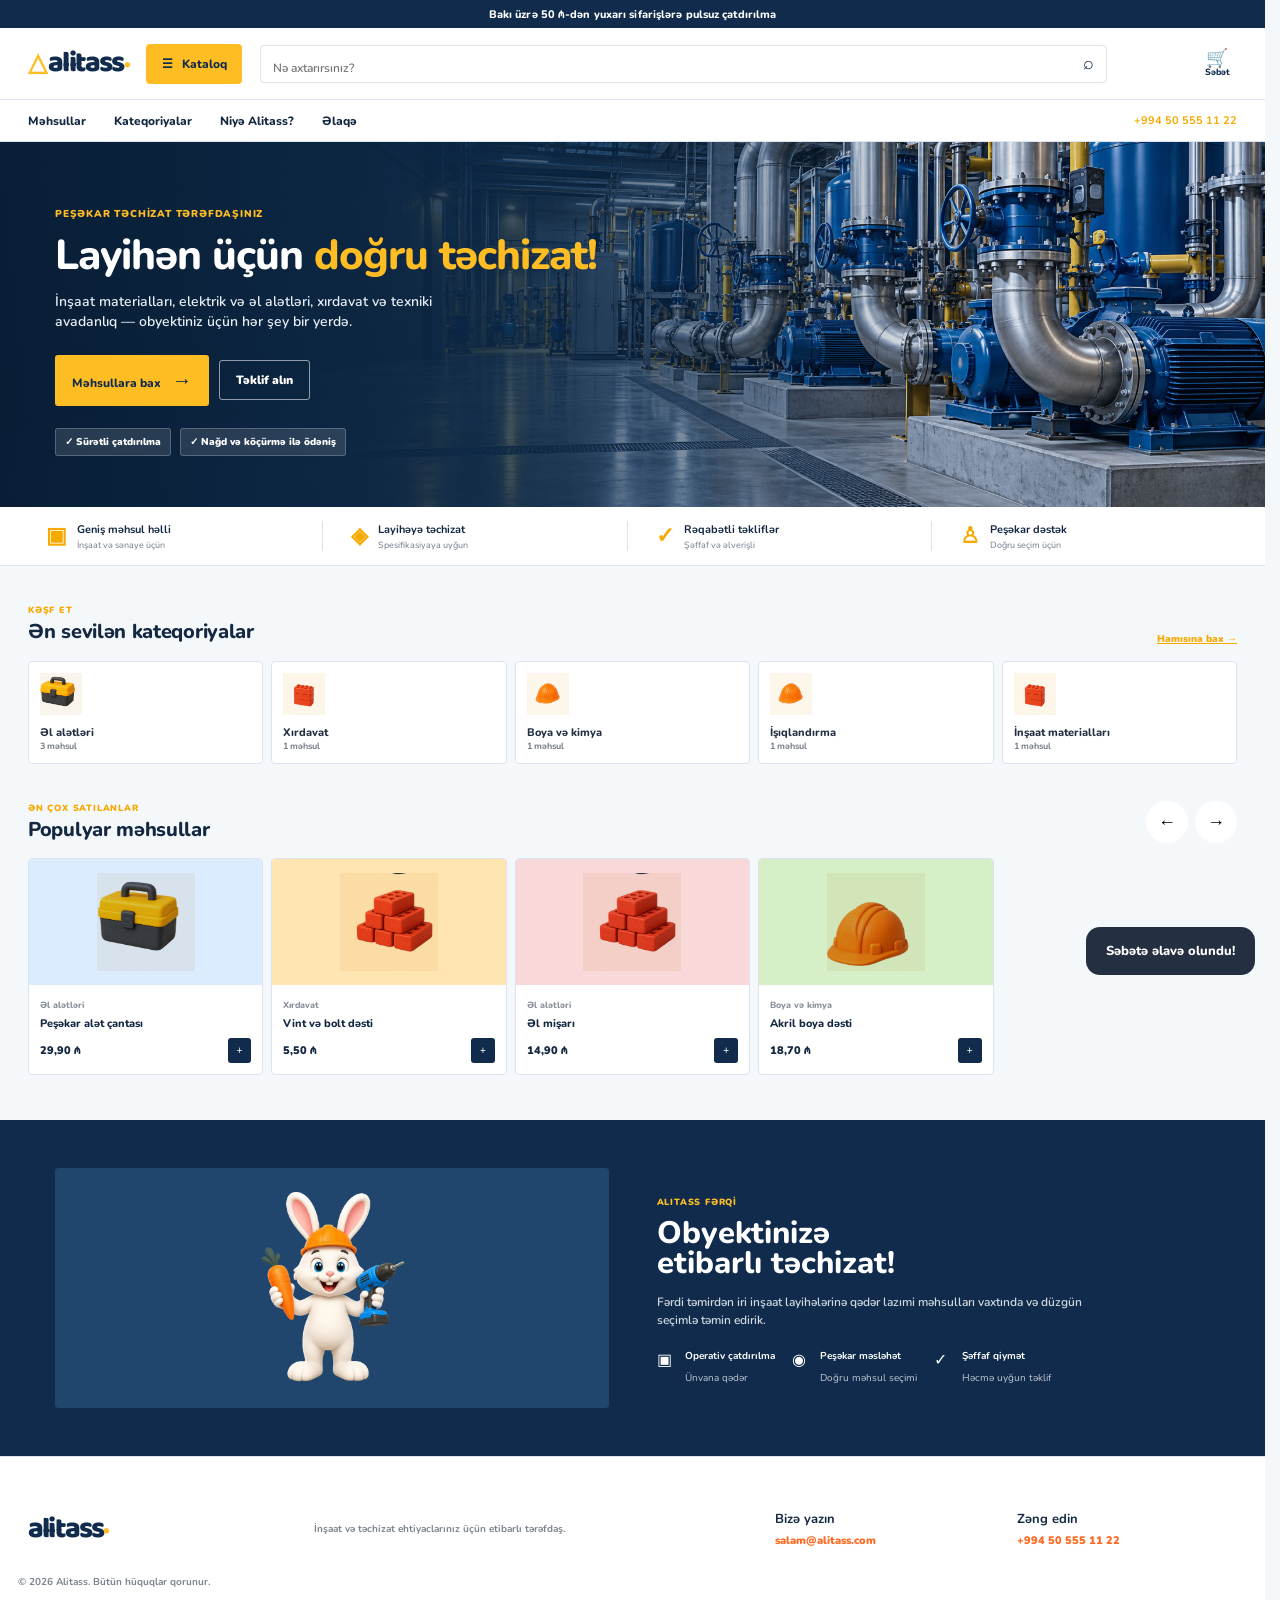
<file: index.html>
<!doctype html>
<html lang="az">
<head>
  <meta charset="UTF-8" />
  <meta name="viewport" content="width=device-width, initial-scale=1.0" />
  <link rel="icon" href="favicon.ico?v=1" sizes="any" />
  <link rel="icon" type="image/png" href="favicon-32.png?v=1" sizes="32x32" />
  <link rel="apple-touch-icon" href="apple-touch-icon.png?v=1" />
  <title>Alitass — Evini sevərək qur</title>
  <link rel="preconnect" href="https://fonts.googleapis.com"><link rel="preconnect" href="https://fonts.gstatic.com" crossorigin>
  <link href="https://fonts.googleapis.com/css2?family=Baloo+2:wght@500;600;700;800&family=Nunito:wght@500;600;700;800&display=swap" rel="stylesheet">
  <link rel="stylesheet" href="style.css?v=18" />
</head>
<body>
  <div class="topline">Bakı üzrə 50 ₼-dən yuxarı sifarişlərə pulsuz çatdırılma</div>
  <header>
    <a class="logo" href="index.html">alita<span>ss</span><i>•</i></a>
    <a class="catalog-button" href="categories.html">☰ &nbsp; Kataloq</a>
    <label class="search"><input placeholder="Nə axtarırsınız?" /><button>⌕</button></label>
    <div class="head-actions"><a href="cart.html">🛒<small>Səbət</small></a></div>
  </header>
  <nav><a href="products.html">Məhsullar</a><a href="categories.html">Kateqoriyalar</a><a href="#why">Niyə Alitass?</a><a href="contact.html">Əlaqə</a><b>+994 50 555 11 22</b></nav>

  <main>
    <section class="hero">
      <div class="hero-copy"><span class="eyebrow">PEŞƏKAR TƏCHİZAT TƏRƏFDAŞINIZ</span><h1>Layihən üçün <em>doğru təchizat!</em></h1><p>İnşaat materialları, elektrik və əl alətləri, xırdavat və texniki avadanlıq — obyektiniz üçün hər şey bir yerdə.</p><div class="hero-buttons"><a class="primary" href="#products">Məhsullara bax <span>→</span></a><a class="plain" href="#contact">Təklif alın</a></div><div class="promise"><span>✓ Sürətli çatdırılma</span><span>✓ Nağd və köçürmə ilə ödəniş</span></div></div>
      <div class="hero-art"><div class="sun"></div><div class="scribble one">✦</div><div class="scribble two">✦</div><div class="tool-card drill">⚒</div><div class="tool-card bolt">⚙</div><img src="assets/rabbit-hero.webp" alt="Kök və drel tutan Alitass dovşanı" /><div class="bubble">Salam!<br><strong>Nə lazımdır?</strong></div></div>
    </section>

    <section class="trust-strip" aria-label="Alitass üstünlükləri">
      <div><strong>▣</strong><span><b>Geniş məhsul həlli</b><small>İnşaat və sənaye üçün</small></span></div>
      <div><strong>◈</strong><span><b>Layihəyə təchizat</b><small>Spesifikasiyaya uyğun</small></span></div>
      <div><strong>✓</strong><span><b>Rəqabətli təkliflər</b><small>Şəffaf və əlverişli</small></span></div>
      <div><strong>♙</strong><span><b>Peşəkar dəstək</b><small>Doğru seçim üçün</small></span></div>
    </section>

    <section id="categories" class="section"><div class="section-heading"><div><span class="eyebrow">KƏŞF ET</span><h2>Ən sevilən kateqoriyalar</h2></div><a href="categories.html">Hamısına bax →</a></div><div class="categories" id="categoriesGrid" aria-live="polite"></div></section>

    <section id="products" class="section products-section"><div class="section-heading"><div><span class="eyebrow">ƏN ÇOX SATILANLAR</span><h2>Populyar məhsullar</h2></div><div class="arrows"><button>←</button><button>→</button></div></div><div class="products" id="productsGrid"></div></section>

    <section id="why" class="why"><div class="why-art"><img src="assets/rabbit-hero.webp" alt="Alitass dovşanı"></div><div><span class="eyebrow">ALITASS FƏRQİ</span><h2>Obyektinizə<br>etibarlı təchizat!</h2><p>Fərdi təmirdən iri inşaat layihələrinə qədər lazımi məhsulları vaxtında və düzgün seçimlə təmin edirik.</p><div class="features"><div>▣<b>Operativ çatdırılma</b><small>Ünvana qədər</small></div><div>◉<b>Peşəkar məsləhət</b><small>Doğru məhsul seçimi</small></div><div>✓<b>Şəffaf qiymət</b><small>Həcmə uyğun təklif</small></div></div></div></section>
  </main>
  <footer id="contact"><div class="footer-logo">alita<span>ss</span><i>•</i></div><p>İnşaat və təchizat ehtiyaclarınız üçün etibarlı tərəfdaş.</p><div><b>Bizə yazın</b><a href="mailto:salam@alitass.com">salam@alitass.com</a></div><div><b>Zəng edin</b><a href="tel:+994505551122">+994 50 555 11 22</a></div><small>© 2026 Alitass. Bütün hüquqlar qorunur.</small></footer>
  <div class="toast" id="toast">Səbətə əlavə olundu!</div><script src="store.js?v=6"></script>
<script src="catalog-sync.js?v=2"></script>
<script src="nav.js?v=1"></script></body></html>
</file>
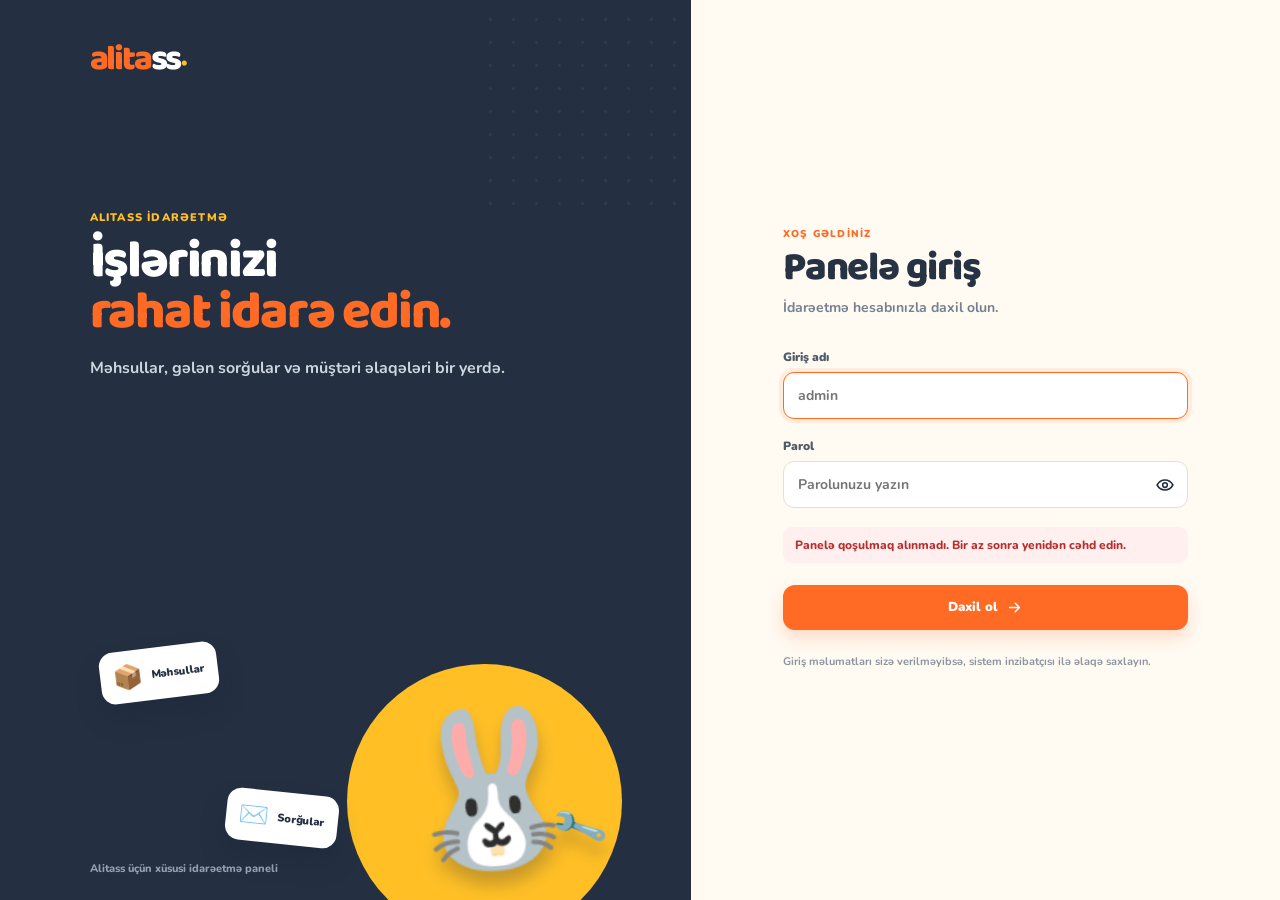
<file: admin.html>
<!doctype html>
<html lang="az">
<head>
  <meta charset="utf-8">
  <meta name="viewport" content="width=device-width, initial-scale=1">
  <meta name="color-scheme" content="light">
  <link rel="icon" href="favicon.ico?v=1" sizes="any">
  <link rel="icon" type="image/png" href="favicon-32.png?v=1" sizes="32x32">
  <link rel="apple-touch-icon" href="apple-touch-icon.png?v=1">
  <title>İdarəetmə paneli — Alitass</title>
  <link rel="stylesheet" href="admin.css?v=3">
</head>
<body class="admin-shell">
  <div class="admin-loading" id="bootLoader" aria-live="polite">
    <span class="loader-rabbit" aria-hidden="true">🐰</span>
    <strong>Panel hazırlanır...</strong>
  </div>

  <main class="login-view" id="loginView" hidden>
    <section class="login-intro" aria-label="Alitass idarəetmə paneli">
      <a class="brand" href="index.html" aria-label="Alitass ana səhifə">
        <span>alita</span><b>ss</b><i>•</i>
      </a>
      <div class="intro-copy">
        <span class="intro-kicker">ALITASS İDARƏETMƏ</span>
        <h1>İşlərinizi<br><em>rahat idarə edin.</em></h1>
        <p>Məhsullar, gələn sorğular və müştəri əlaqələri bir yerdə.</p>
      </div>
      <div class="login-illustration" aria-hidden="true">
        <div class="illustration-sun"></div>
        <div class="illustration-card card-one">📦<span>Məhsullar</span></div>
        <div class="illustration-card card-two">✉️<span>Sorğular</span></div>
        <div class="rabbit-worker">🐰<small>🔧</small></div>
      </div>
      <p class="intro-foot">Alitass üçün xüsusi idarəetmə paneli</p>
    </section>

    <section class="login-panel">
      <a class="mobile-brand brand" href="index.html" aria-label="Alitass ana səhifə">
        <span>alita</span><b>ss</b><i>•</i>
      </a>
      <div class="login-card">
        <span class="panel-eyebrow">XOŞ GƏLDİNİZ</span>
        <h2>Panelə giriş</h2>
        <p>İdarəetmə hesabınızla daxil olun.</p>
        <form id="loginForm" novalidate>
          <label>
            <span>Giriş adı</span>
            <input id="loginUsername" name="username" type="text" autocomplete="username" placeholder="admin" required autofocus>
          </label>
          <label>
            <span>Parol</span>
            <span class="password-input">
              <input id="loginPassword" name="password" type="password" autocomplete="current-password" placeholder="Parolunuzu yazın" required>
              <button class="icon-button password-toggle" id="passwordToggle" type="button" aria-label="Parolu göstər" aria-pressed="false">
                <svg viewBox="0 0 24 24" aria-hidden="true"><path d="M2.5 12s3.4-6 9.5-6 9.5 6 9.5 6-3.4 6-9.5 6-9.5-6-9.5-6Z"/><circle cx="12" cy="12" r="2.8"/></svg>
              </button>
            </span>
          </label>
          <p class="form-error" id="loginError" role="alert" hidden></p>
          <button class="button button-primary button-full" id="loginSubmit" type="submit">
            <span>Daxil ol</span>
            <svg viewBox="0 0 24 24" aria-hidden="true"><path d="M5 12h13M13 6l6 6-6 6"/></svg>
          </button>
        </form>
        <p class="login-help">Giriş məlumatları sizə verilməyibsə, sistem inzibatçısı ilə əlaqə saxlayın.</p>
      </div>
    </section>
  </main>

  <div class="admin-app" id="adminApp" hidden>
    <aside class="sidebar" id="sidebar">
      <div class="sidebar-top">
        <a class="brand" href="index.html" aria-label="Alitass ana səhifə">
          <span>alita</span><b>ss</b><i>•</i>
        </a>
        <button class="sidebar-close icon-button" id="sidebarClose" type="button" aria-label="Menyunu bağla">
          <svg viewBox="0 0 24 24" aria-hidden="true"><path d="m6 6 12 12M18 6 6 18"/></svg>
        </button>
      </div>

      <p class="sidebar-label">İDARƏETMƏ</p>
      <nav class="side-nav" aria-label="İdarəetmə menyusu">
        <button class="side-link active" data-view-target="dashboard" type="button">
          <span class="side-icon"><svg viewBox="0 0 24 24" aria-hidden="true"><rect x="3" y="3" width="7" height="7" rx="1"/><rect x="14" y="3" width="7" height="7" rx="1"/><rect x="3" y="14" width="7" height="7" rx="1"/><rect x="14" y="14" width="7" height="7" rx="1"/></svg></span>
          Xülasə
        </button>
        <button class="side-link" data-view-target="products" type="button">
          <span class="side-icon"><svg viewBox="0 0 24 24" aria-hidden="true"><path d="M4 7.5 12 3l8 4.5v9L12 21l-8-4.5v-9Z"/><path d="M4.4 7.7 12 12l7.6-4.3M12 12v9"/></svg></span>
          Məhsullar
          <b class="nav-count" id="navProductsCount">0</b>
        </button>
        <button class="side-link" data-view-target="categories" type="button">
          <span class="side-icon"><svg viewBox="0 0 24 24" aria-hidden="true"><path d="M4 7.5 12 3l8 4.5v9L12 21l-8-4.5v-9Z"/><path d="M4.4 7.7 12 12l7.6-4.3M12 12v9"/></svg></span>
          Kateqoriyalar
          <b class="nav-count" id="navCategoriesCount">0</b>
        </button>
        <button class="side-link" data-view-target="messages" type="button">
          <span class="side-icon"><svg viewBox="0 0 24 24" aria-hidden="true"><path d="M4 4h16v12H8l-4 4V4Z"/><path d="M8 9h8M8 12h5"/></svg></span>
          Mesajlar
          <b class="nav-count" id="navMessagesCount">0</b>
        </button>
      </nav>

      <div class="sidebar-bottom">
        <a class="site-link" href="index.html" target="_blank" rel="noopener">
          <svg viewBox="0 0 24 24" aria-hidden="true"><path d="M14 4h6v6M20 4l-9 9"/><path d="M20 14v5a1 1 0 0 1-1 1H5a1 1 0 0 1-1-1V5a1 1 0 0 1 1-1h5"/></svg>
          Sayta bax
        </a>
        <button class="logout-link" id="logoutButton" type="button">
          <svg viewBox="0 0 24 24" aria-hidden="true"><path d="M10 5H5a1 1 0 0 0-1 1v12a1 1 0 0 0 1 1h5M14 16l4-4-4-4M8 12h10"/></svg>
          Çıxış
        </button>
      </div>
    </aside>
    <div class="sidebar-backdrop" id="sidebarBackdrop"></div>

    <main class="workspace">
      <header class="workspace-header">
        <button class="menu-toggle icon-button" id="menuToggle" type="button" aria-label="Menyunu aç">
          <svg viewBox="0 0 24 24" aria-hidden="true"><path d="M4 7h16M4 12h16M4 17h16"/></svg>
        </button>
        <div class="breadcrumb"><span>Alitass</span><i>/</i><b id="breadcrumbCurrent">Xülasə</b></div>
        <div class="header-actions">
          <span class="sync-status" id="syncStatus"><i></i> Yeniləndi</span>
          <button class="icon-button refresh-button" id="refreshButton" type="button" aria-label="Məlumatları yenilə">
            <svg viewBox="0 0 24 24" aria-hidden="true"><path d="M20 11a8 8 0 1 0 1.4 4.5M20 4v7h-7"/></svg>
          </button>
          <div class="account-chip" title="Administrator"><span>AD</span><b>Admin</b></div>
        </div>
      </header>

      <div class="workspace-content">
        <section class="view active" id="dashboardView" data-view="dashboard">
          <div class="page-heading dashboard-heading">
            <div>
              <span class="panel-eyebrow">PANELƏ ÜMUMİ BAXIŞ</span>
              <h1>Sabahınız xeyir, <em>Admin</em> <span aria-hidden="true">👋</span></h1>
              <p id="dashboardDate">Bu gün işlərinizi burada izləyə bilərsiniz.</p>
            </div>
            <button class="button button-primary" id="dashboardNewProduct" type="button">
              <svg viewBox="0 0 24 24" aria-hidden="true"><path d="M12 5v14M5 12h14"/></svg>
              Məhsul əlavə et
            </button>
          </div>

          <div class="stat-grid" aria-label="Ümumi göstəricilər">
            <article class="stat-card orange-stat">
              <div class="stat-icon"><svg viewBox="0 0 24 24" aria-hidden="true"><path d="M4 7.5 12 3l8 4.5v9L12 21l-8-4.5v-9Z"/><path d="M4.4 7.7 12 12l7.6-4.3M12 12v9"/></svg></div>
              <div><span>Ümumi məhsul</span><strong id="statProducts">0</strong><small id="statProductsHint">Kataloqdakı məhsullar</small></div>
            </article>
            <article class="stat-card blue-stat">
              <div class="stat-icon"><svg viewBox="0 0 24 24" aria-hidden="true"><path d="M4 4h16v12H8l-4 4V4Z"/><path d="M8 9h8M8 12h5"/></svg></div>
              <div><span>Gələn mesajlar</span><strong id="statMessages">0</strong><small id="statMessagesHint">Bütün sorğular</small></div>
            </article>
            <article class="stat-card yellow-stat">
              <div class="stat-icon"><svg viewBox="0 0 24 24" aria-hidden="true"><path d="M3.5 12h17M12 3.5v17M5.6 5.6l12.8 12.8M18.4 5.6 5.6 18.4"/></svg></div>
              <div><span>Bugünkü sorğular</span><strong id="statToday">0</strong><small id="statTodayHint">Bu gün qəbul edilən</small></div>
            </article>
          </div>

          <div class="dashboard-grid">
            <section class="panel recent-messages-panel">
              <div class="panel-header">
                <div><h2>Son mesajlar</h2><p>Müştərilərdən gələn ən son sorğular</p></div>
                <button class="text-button" data-open-view="messages" type="button">Hamısına bax <span>→</span></button>
              </div>
              <div class="mini-message-list" id="recentMessages"></div>
            </section>
            <section class="panel quick-panel">
              <div class="quick-rabbit" aria-hidden="true">🐰<span>📦</span></div>
              <div>
                <span class="panel-eyebrow">SÜRƏTLİ ƏLAVƏ</span>
                <h2>Yeni məhsulu<br>bir dəqiqəyə əlavə edin.</h2>
                <p>Kataloqunuzu hər zaman aktual saxlayın.</p>
                <button class="button button-dark" id="quickNewProduct" type="button">Məhsul əlavə et <span>→</span></button>
              </div>
            </section>
          </div>
        </section>

        <section class="view" id="productsView" data-view="products" hidden>
          <div class="page-heading">
            <div>
              <span class="panel-eyebrow">KATALOQ İDARƏETMƏSİ</span>
              <h1>Məhsullar</h1>
              <p>Kataloqdakı məhsulları əlavə edin və redaktə edin.</p>
            </div>
            <button class="button button-primary" id="newProductButton" type="button">
              <svg viewBox="0 0 24 24" aria-hidden="true"><path d="M12 5v14M5 12h14"/></svg>
              Məhsul əlavə et
            </button>
          </div>

          <section class="panel catalog-panel">
            <div class="table-toolbar">
              <label class="search-field">
                <svg viewBox="0 0 24 24" aria-hidden="true"><circle cx="10.8" cy="10.8" r="6.5"/><path d="m16 16 4 4"/></svg>
                <input id="productSearch" type="search" placeholder="Məhsul axtarın..." autocomplete="off">
              </label>
              <label class="select-field">
                <span class="sr-only">Kateqoriya üzrə filtr</span>
                <select id="productCategoryFilter"><option value="">Bütün kateqoriyalar</option></select>
              </label>
              <span class="table-count" id="productTableCount">0 məhsul</span>
            </div>
            <div class="table-scroll">
              <table class="admin-table">
                <thead><tr><th>MƏHSUL</th><th>KATEQORİYA</th><th>QİYMƏT</th><th>SON DƏYİŞİKLİK</th><th><span class="sr-only">Əməliyyatlar</span></th></tr></thead>
                <tbody id="productsTable"></tbody>
              </table>
            </div>
            <div class="empty-state" id="productsEmpty" hidden>
              <span>📦</span><h3>Məhsul tapılmadı</h3><p>Axtarış və ya filtrə uyğun məhsul yoxdur.</p>
              <button class="text-button" id="clearProductFilters" type="button">Filtrləri təmizlə</button>
            </div>
          </section>
        </section>

        <section class="view" id="categoriesView" data-view="categories" hidden>
          <div class="page-heading">
            <div>
              <span class="panel-eyebrow">KATALOQ BÖLMƏLƏRİ</span>
              <h1>Kateqoriyalar</h1>
              <p>Məhsulları rahat qruplaşdırın və hər kateqoriya üçün ayrıca şəkil seçin.</p>
            </div>
            <button class="button button-primary" id="newCategoryButton" type="button">
              <svg viewBox="0 0 24 24" aria-hidden="true"><path d="M12 5v14M5 12h14"/></svg>
              Kateqoriya əlavə et
            </button>
          </div>

          <section class="panel categories-panel">
            <div class="category-toolbar">
              <label class="search-field">
                <svg viewBox="0 0 24 24" aria-hidden="true"><circle cx="10.8" cy="10.8" r="6.5"/><path d="m16 16 4 4"/></svg>
                <input id="categorySearch" type="search" placeholder="Kateqoriya axtarın..." autocomplete="off">
              </label>
              <span class="table-count" id="categoryCount">0 kateqoriya</span>
            </div>
            <div class="category-grid" id="categoryGrid"></div>
            <div class="empty-state" id="categoriesEmpty" hidden>
              <span>🗂️</span><h3>Kateqoriya tapılmadı</h3><p>Yeni kateqoriya əlavə etməklə kataloqunuzu daha rahat idarə edin.</p>
              <button class="text-button" id="newCategoryEmptyButton" type="button">Kateqoriya əlavə et</button>
            </div>
          </section>
        </section>

        <section class="view" id="messagesView" data-view="messages" hidden>
          <div class="page-heading">
            <div>
              <span class="panel-eyebrow">MÜŞTƏRİ SORĞULARI</span>
              <h1>Gələn mesajlar</h1>
              <p>Əlaqə formasından göndərilən bütün müraciətlər.</p>
            </div>
            <span class="message-total" id="messagesTotal">0 mesaj</span>
          </div>

          <div class="messages-layout">
            <section class="panel messages-panel">
              <div class="message-toolbar">
                <label class="search-field">
                  <svg viewBox="0 0 24 24" aria-hidden="true"><circle cx="10.8" cy="10.8" r="6.5"/><path d="m16 16 4 4"/></svg>
                  <input id="messageSearch" type="search" placeholder="Ad, nömrə və ya mesajla axtar..." autocomplete="off">
                </label>
              </div>
              <div class="message-list" id="messageList"></div>
              <div class="empty-state" id="messagesEmpty" hidden>
                <span>💬</span><h3>Hələ mesaj yoxdur</h3><p>Yeni müraciətlər bura düşəcək.</p>
              </div>
            </section>
            <aside class="message-detail" id="messageDetail" aria-live="polite">
              <div class="detail-placeholder"><span>💌</span><h2>Mesaj seçin</h2><p>Ətraflı məlumatı görmək üçün siyahıdan bir mesaj seçin.</p></div>
            </aside>
          </div>
        </section>
      </div>
    </main>
  </div>

  <dialog class="modal product-modal" id="productModal" aria-labelledby="productModalTitle">
    <form id="productForm" novalidate>
      <input id="productId" name="id" type="hidden">
      <header class="modal-header">
        <div><span class="panel-eyebrow" id="productModalEyebrow">YENİ MƏHSUL</span><h2 id="productModalTitle">Məhsul əlavə et</h2></div>
        <button class="icon-button modal-close" id="productModalClose" type="button" aria-label="Pəncərəni bağla"><svg viewBox="0 0 24 24" aria-hidden="true"><path d="m6 6 12 12M18 6 6 18"/></svg></button>
      </header>
      <div class="modal-form-grid">
        <label class="field field-full"><span>Məhsul adı <b>*</b></span><input id="productName" name="name" type="text" maxlength="160" placeholder="Məsələn, Peşəkar drel dəsti" required></label>
        <label class="field"><span>Kateqoriya <b>*</b></span><select id="productCategory" name="category" required><option value="" selected disabled>Kateqoriya seçin</option></select></label>
        <label class="field"><span>Qiymət (₼) <b>*</b></span><input id="productPrice" name="price" type="number" min="0" step="0.01" inputmode="decimal" placeholder="0.00" required></label>
        <label class="field"><span>İkon <b>*</b></span><select id="productIcon" name="icon" required><option value="toolbox">Alət çantası</option><option value="drill">Drel</option><option value="bolt">Vint və bolt</option><option value="saw">Mişar</option><option value="paint">Boya</option><option value="wrench">Açar</option><option value="lamp">İşıq</option><option value="brick">Kərpic</option></select></label>
        <label class="field"><span>Fon rəngi</span><span class="color-field"><input id="productBg" name="bg" type="color" value="#e8f0ff"><output id="productBgValue" for="productBg">#E8F0FF</output></span></label>
        <label class="field field-full"><span>Qısa açıqlama <small>(istəyə bağlı)</small></span><textarea id="productDescription" name="description" maxlength="500" placeholder="Məhsulun xüsusiyyətləri, istifadə sahəsi və ya ölçüsü..."></textarea></label>
        <div class="field field-full">
          <span>Məhsul şəkli <small>(JPG, PNG və ya WEBP, maksimum 8 MB)</small></span>
          <div class="media-picker" id="productImagePicker">
            <div class="media-preview" id="productImagePreview"><span class="media-placeholder">🖼️</span><img alt="Məhsul şəkil önizləməsi" hidden></div>
            <div class="media-picker-copy">
              <strong id="productImageName">Şəkil seçilməyib</strong>
              <p id="productImageHint">Kartda ikonun yerinə bu şəkil görünəcək.</p>
              <div class="media-picker-actions">
                <input class="sr-only" id="productImageInput" type="file" accept="image/jpeg,image/png,image/webp">
                <label class="button button-ghost button-small" for="productImageInput">Şəkil seç</label>
                <button class="text-button media-remove" id="productImageRemove" type="button" hidden>Şəkli sil</button>
              </div>
            </div>
          </div>
        </div>
      </div>
      <p class="form-error" id="productFormError" role="alert" hidden></p>
      <footer class="modal-footer">
        <button class="button button-ghost" id="productCancel" type="button">Ləğv et</button>
        <button class="button button-primary" id="productSave" type="submit"><span>Saxla</span><svg viewBox="0 0 24 24" aria-hidden="true"><path d="M5 12h14M13 6l6 6-6 6"/></svg></button>
      </footer>
    </form>
  </dialog>

  <dialog class="modal category-modal" id="categoryModal" aria-labelledby="categoryModalTitle">
    <form id="categoryForm" novalidate>
      <input id="categoryId" name="id" type="hidden">
      <header class="modal-header">
        <div><span class="panel-eyebrow" id="categoryModalEyebrow">YENİ KATEQORİYA</span><h2 id="categoryModalTitle">Kateqoriya əlavə et</h2></div>
        <button class="icon-button modal-close" id="categoryModalClose" type="button" aria-label="Pəncərəni bağla"><svg viewBox="0 0 24 24" aria-hidden="true"><path d="m6 6 12 12M18 6 6 18"/></svg></button>
      </header>
      <div class="modal-form-grid">
        <label class="field field-full"><span>Kateqoriya adı <b>*</b></span><input id="categoryName" name="name" type="text" maxlength="100" placeholder="Məsələn, Elektrik alətləri" required></label>
        <label class="field"><span>Fon rəngi</span><span class="color-field"><input id="categoryBg" name="bg" type="color" value="#e8f0ff"><output id="categoryBgValue" for="categoryBg">#E8F0FF</output></span></label>
        <label class="field field-full"><span>Qısa açıqlama <small>(istəyə bağlı)</small></span><textarea id="categoryDescription" name="description" maxlength="500" placeholder="Bu kateqoriyada hansı məhsullar yer alır?"></textarea></label>
        <div class="field field-full">
          <span>Kateqoriya şəkli <small>(JPG, PNG və ya WEBP, maksimum 8 MB)</small></span>
          <div class="media-picker" id="categoryImagePicker">
            <div class="media-preview" id="categoryImagePreview"><span class="media-placeholder">🗂️</span><img alt="Kateqoriya şəkil önizləməsi" hidden></div>
            <div class="media-picker-copy">
              <strong id="categoryImageName">Şəkil seçilməyib</strong>
              <p id="categoryImageHint">Saytdakı kateqoriya kartında bu şəkil görünəcək.</p>
              <div class="media-picker-actions">
                <input class="sr-only" id="categoryImageInput" type="file" accept="image/jpeg,image/png,image/webp">
                <label class="button button-ghost button-small" for="categoryImageInput">Şəkil seç</label>
                <button class="text-button media-remove" id="categoryImageRemove" type="button" hidden>Şəkli sil</button>
              </div>
            </div>
          </div>
        </div>
      </div>
      <p class="form-error" id="categoryFormError" role="alert" hidden></p>
      <footer class="modal-footer">
        <button class="button button-ghost" id="categoryCancel" type="button">Ləğv et</button>
        <button class="button button-primary" id="categorySave" type="submit"><span>Saxla</span><svg viewBox="0 0 24 24" aria-hidden="true"><path d="M5 12h14M13 6l6 6-6 6"/></svg></button>
      </footer>
    </form>
  </dialog>

  <dialog class="modal confirm-modal" id="confirmModal" aria-labelledby="confirmTitle">
    <form id="confirmForm" method="dialog">
      <div class="confirm-icon" id="confirmIcon">!</div>
      <h2 id="confirmTitle">Silmək istəyirsiniz?</h2>
      <p id="confirmText">Bu əməliyyat geri qaytarıla bilməz.</p>
      <footer class="modal-footer">
        <button class="button button-ghost" id="confirmCancel" value="cancel" type="submit">Ləğv et</button>
        <button class="button button-danger" id="confirmAccept" value="confirm" type="submit">Sil</button>
      </footer>
    </form>
  </dialog>

  <div class="toast-stack" id="toastStack" aria-live="polite" aria-atomic="true"></div>
  <script src="admin.js?v=2" defer></script>
</body>
</html>
</file>
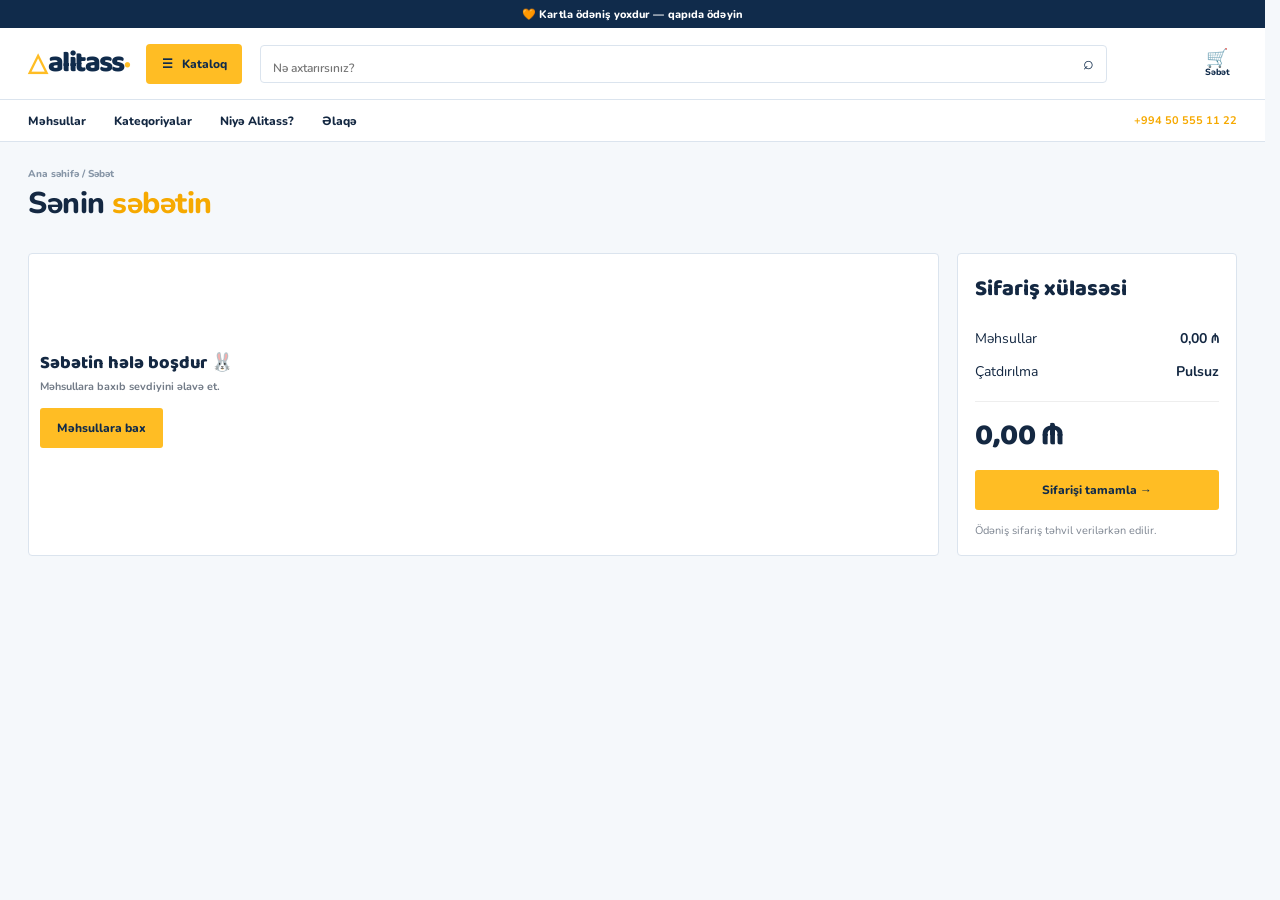
<file: cart.html>
<!doctype html><html lang="az"><head><meta charset="utf-8"><meta name="viewport" content="width=device-width,initial-scale=1"><link rel="icon" href="favicon.ico?v=1" sizes="any"><link rel="icon" type="image/png" href="favicon-32.png?v=1" sizes="32x32"><link rel="apple-touch-icon" href="apple-touch-icon.png?v=1"><title>Səbət — Alitass</title><link rel="stylesheet" href="style.css?v=18"><link rel="stylesheet" href="pages.css?v=5"></head><body><div class="topline">🧡 Kartla ödəniş yoxdur — qapıda ödəyin</div><header><a class="logo" href="index.html">alita<span>ss</span><i>•</i></a><a class="catalog-button" href="categories.html">☰ &nbsp; Kataloq</a><label class="search"><input placeholder="Nə axtarırsınız?"><button>⌕</button></label><div class="head-actions"><a href="cart.html">🛒<small>Səbət</small></a></div></header><nav><a href="products.html">Məhsullar</a><a href="categories.html">Kateqoriyalar</a><a href="why-alitass.html">Niyə Alitass?</a><a href="contact.html">Əlaqə</a><b>+994 50 555 11 22</b></nav><main class="page"><p class="crumb">Ana səhifə / Səbət</p><h1 class="page-title">Sənin <em>səbətin</em></h1><div class="cart-layout"><section id="cartItems" class="cart-items"></section><aside class="summary"><h3>Sifariş xülasəsi</h3><p><span>Məhsullar</span><b id="total">0 ₼</b></p><p><span>Çatdırılma</span><b>Pulsuz</b></p><hr><h2 id="grand">0 ₼</h2><button class="primary" id="order">Sifarişi tamamla →</button><small>Ödəniş sifariş təhvil verilərkən edilir.</small></aside></div></main><div class="toast" id="toast"></div><script src="store.js?v=5"></script><script src="catalog-sync.js?v=1"></script><script src="nav.js?v=1"></script></body></html>
</file>
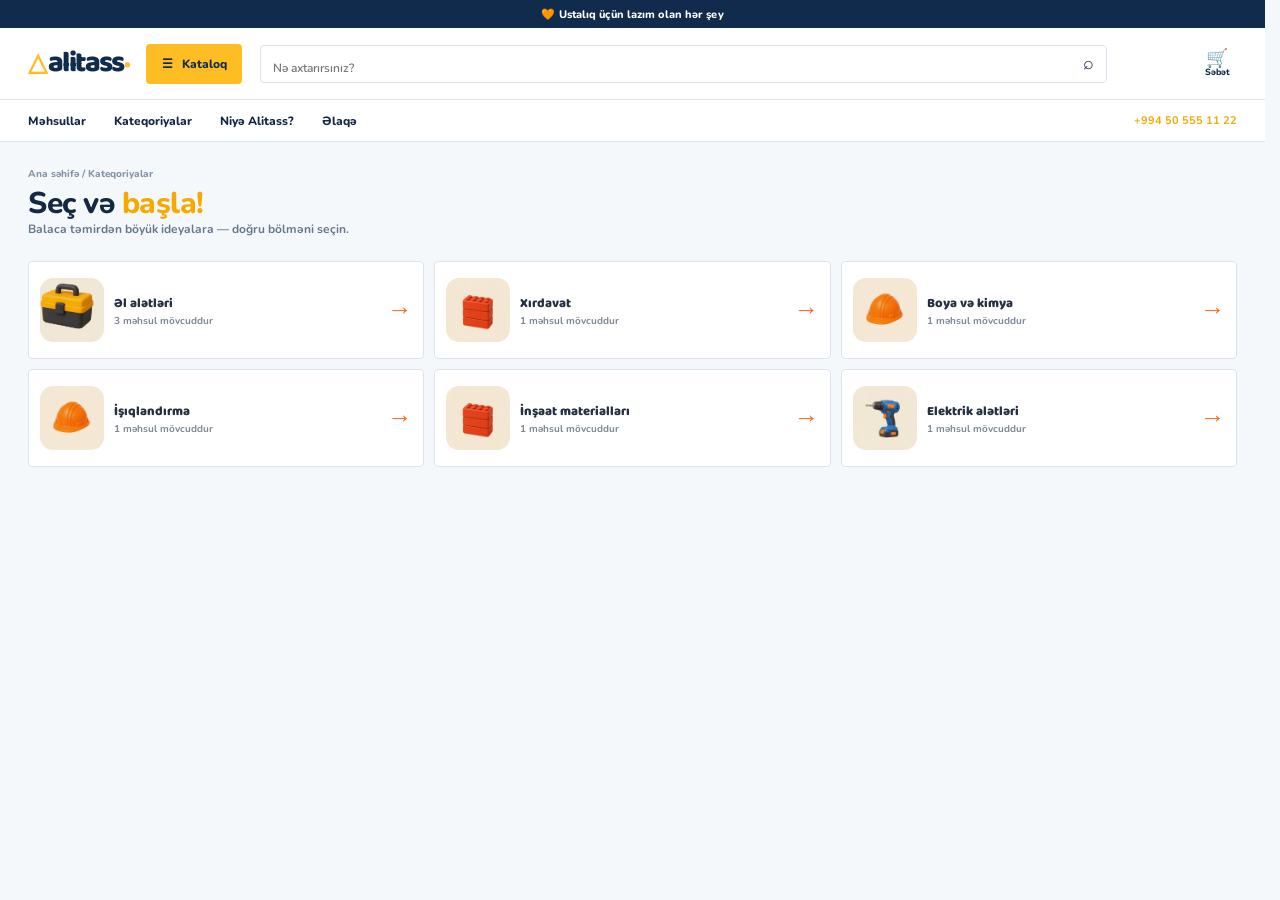
<file: categories.html>
<!doctype html>
<html lang="az">
<head>
  <meta charset="utf-8">
  <meta name="viewport" content="width=device-width,initial-scale=1">
  <link rel="icon" href="favicon.ico?v=1" sizes="any">
  <link rel="icon" type="image/png" href="favicon-32.png?v=1" sizes="32x32">
  <link rel="apple-touch-icon" href="apple-touch-icon.png?v=1">
  <title>Kateqoriyalar — Alitass</title>
  <link rel="stylesheet" href="style.css?v=18">
  <link rel="stylesheet" href="pages.css?v=5">
</head>
<body>
  <div class="topline">🧡 Ustalıq üçün lazım olan hər şey</div>
  <header>
    <a class="logo" href="index.html">alita<span>ss</span><i>•</i></a>
    <a class="catalog-button" href="categories.html">☰ &nbsp; Kataloq</a>
    <label class="search"><input placeholder="Nə axtarırsınız?"><button>⌕</button></label>
    <div class="head-actions"><a href="cart.html">🛒<small>Səbət</small></a></div>
  </header>
  <nav><a href="products.html">Məhsullar</a><a href="categories.html">Kateqoriyalar</a><a href="contact.html">Əlaqə</a><b>☎ +994 50 555 11 22</b></nav>
  <main class="page">
    <p class="crumb">Ana səhifə / Kateqoriyalar</p>
    <h1 class="page-title">Seç və <em>başla!</em></h1>
    <p class="intro">Balaca təmirdən böyük ideyalara — doğru bölməni seçin.</p>
    <div class="category-list" id="categoryList" aria-live="polite"></div>
  </main>
  <script src="store.js?v=6"></script>
  <script src="catalog-sync.js?v=2"></script>
  <script src="nav.js?v=1"></script>
</body>
</html>
</file>
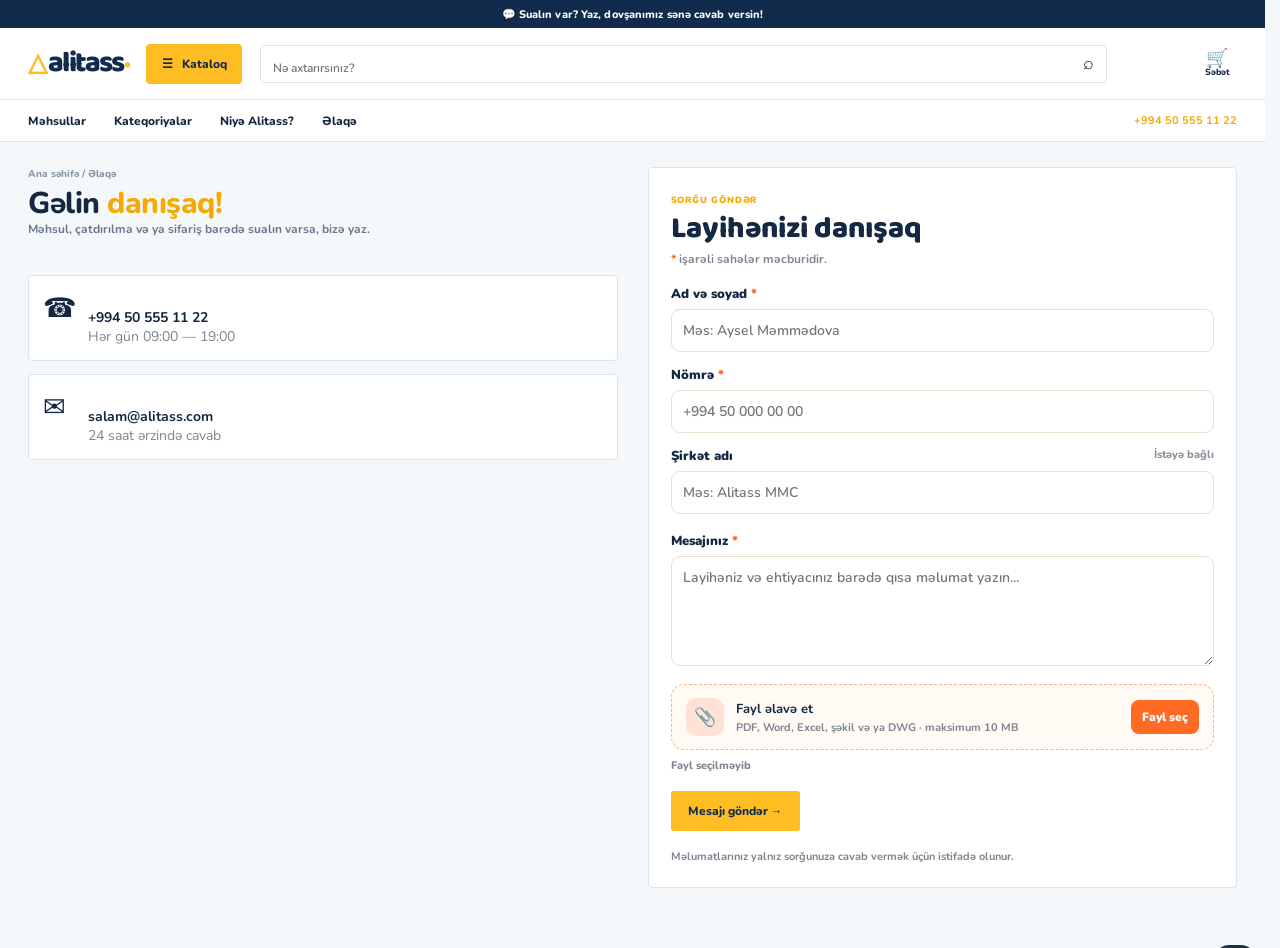
<file: contact.html>
<!doctype html>
<html lang="az">
<head>
  <meta charset="utf-8">
  <meta name="viewport" content="width=device-width, initial-scale=1">
  <link rel="icon" href="favicon.ico?v=1" sizes="any">
  <link rel="icon" type="image/png" href="favicon-32.png?v=1" sizes="32x32">
  <link rel="apple-touch-icon" href="apple-touch-icon.png?v=1">
  <title>Əlaqə — Alitass</title>
  <link rel="stylesheet" href="style.css?v=18">
  <link rel="stylesheet" href="pages.css?v=5">
</head>
<body>
  <div class="topline">💬 Sualın var? Yaz, dovşanımız sənə cavab versin!</div>
  <header>
    <a class="logo" href="index.html">alita<span>ss</span><i>•</i></a>
    <a class="catalog-button" href="categories.html">☰ &nbsp; Kataloq</a>
    <label class="search"><input placeholder="Nə axtarırsınız?"><button type="button">⌕</button></label>
    <div class="head-actions"><a href="cart.html">🛒<small>Səbət</small></a></div>
  </header>
  <nav><a href="products.html">Məhsullar</a><a href="categories.html">Kateqoriyalar</a><a href="why-alitass.html">Niyə Alitass?</a><a href="contact.html">Əlaqə</a><b>+994 50 555 11 22</b></nav>

  <main class="page contact">
    <section>
      <p class="crumb">Ana səhifə / Əlaqə</p>
      <h1 class="page-title">Gəlin <em>danışaq!</em></h1>
      <p class="intro">Məhsul, çatdırılma və ya sifariş barədə sualın varsa, bizə yaz.</p>
      <div class="contact-cards">
        <div>☎<b>+994 50 555 11 22</b><small>Hər gün 09:00 — 19:00</small></div>
        <div>✉<b>salam@alitass.com</b><small>24 saat ərzində cavab</small></div>
      </div>
    </section>

    <form id="requestForm" enctype="multipart/form-data">
      <div class="contact-form-heading">
        <span class="eyebrow">SORĞU GÖNDƏR</span>
        <h2>Layihənizi danışaq</h2>
        <p><span class="required">*</span> işarəli sahələr məcburidir.</p>
      </div>

      <div class="contact-form-grid">
        <label class="form-field full">Ad və soyad <span class="required">*</span>
          <input required name="full_name" maxlength="120" autocomplete="name" placeholder="Məs: Aysel Məmmədova">
        </label>
        <label class="form-field full">Nömrə <span class="required">*</span>
          <input required name="phone" maxlength="32" autocomplete="tel" inputmode="tel" placeholder="+994 50 000 00 00">
        </label>
        <label class="form-field full">Şirkət adı <small>İstəyə bağlı</small>
          <input name="company" maxlength="160" autocomplete="organization" placeholder="Məs: Alitass MMC">
        </label>
      </div>

      <label class="form-field">Mesajınız <span class="required">*</span>
        <textarea required name="message" maxlength="4000" placeholder="Layihəniz və ehtiyacınız barədə qısa məlumat yazın..."></textarea>
      </label>

      <div class="attachment-wrap">
        <input class="file-input" id="attachment" name="attachment" type="file" accept=".pdf,.doc,.docx,.xls,.xlsx,.png,.jpg,.jpeg,.webp,.dwg">
        <label class="attachment-field" for="attachment">
          <span class="attachment-icon">📎</span>
          <span><b>Fayl əlavə et</b><small>PDF, Word, Excel, şəkil və ya DWG · maksimum 10 MB</small></span>
          <span class="file-action">Fayl seç</span>
        </label>
        <output class="attachment-name" id="attachmentName" aria-live="polite">Fayl seçilməyib</output>
      </div>

      <input class="form-honeypot" name="website" type="text" tabindex="-1" autocomplete="off" aria-hidden="true">
      <button class="primary" type="submit">Mesajı göndər →</button>
      <small class="form-note">Məlumatlarınız yalnız sorğunuza cavab vermək üçün istifadə olunur.</small>
    </form>
  </main>

  <div class="toast" id="toast"></div>
  <script src="store.js?v=2"></script>
  <script src="contact.js?v=2"></script>
  <script src="nav.js?v=1"></script>
</body>
</html>
</file>
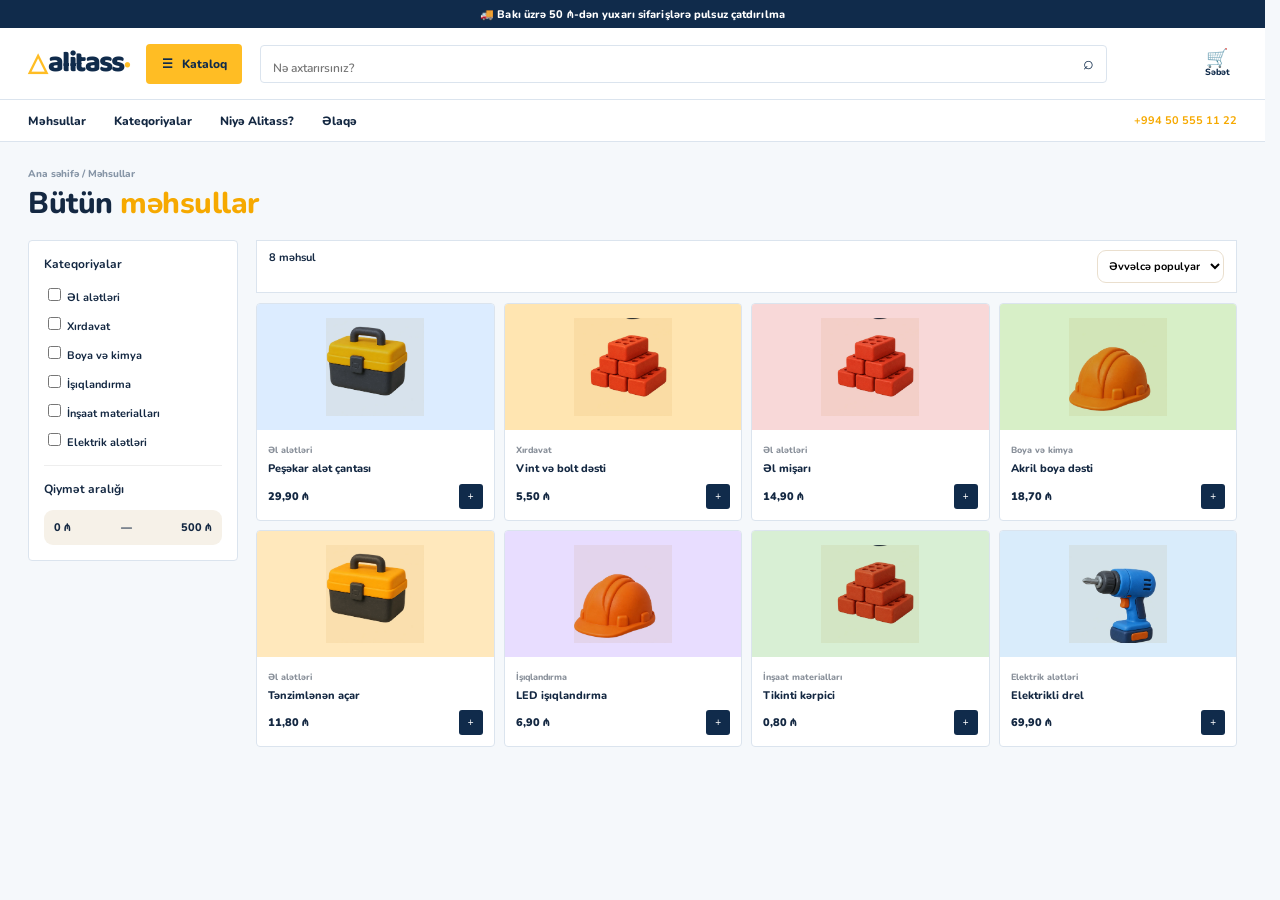
<file: products.html>
<!doctype html><html lang="az"><head><meta charset="utf-8"><meta name="viewport" content="width=device-width,initial-scale=1"><link rel="icon" href="favicon.ico?v=1" sizes="any"><link rel="icon" type="image/png" href="favicon-32.png?v=1" sizes="32x32"><link rel="apple-touch-icon" href="apple-touch-icon.png?v=1"><title>Məhsullar — Alitass</title><link rel="stylesheet" href="style.css?v=18"><link rel="stylesheet" href="pages.css?v=5"></head><body><div class="topline">🚚 Bakı üzrə 50 ₼-dən yuxarı sifarişlərə pulsuz çatdırılma</div><header><a class="logo" href="index.html">alita<span>ss</span><i>•</i></a><a class="catalog-button" href="categories.html">☰ &nbsp; Kataloq</a><label class="search"><input placeholder="Nə axtarırsınız?"><button>⌕</button></label><div class="head-actions"><a href="cart.html">🛒<small>Səbət</small></a></div></header><nav><a href="products.html">Məhsullar</a><a href="categories.html">Kateqoriyalar</a><a href="contact.html">Əlaqə</a><b>☎ +994 50 555 11 22</b></nav><main class="page"><p class="crumb">Ana səhifə / Məhsullar</p><h1 class="page-title">Bütün <em>məhsullar</em></h1><div class="shop-layout"><aside class="filters"><b>Kateqoriyalar</b><div id="productCategoryFilters"></div><hr><b>Qiymət aralığı</b><div class="price">0 ₼ <span>—</span> 500 ₼</div></aside><section><div class="sort"><b id="count">8 məhsul</b><select><option>Əvvəlcə populyar</option><option>Ən ucuz</option><option>Ən bahalı</option></select></div><div class="products full" id="allProducts"></div></section></div></main><div class="toast" id="toast">Səbətə əlavə olundu! 🧡</div><script src="store.js?v=6"></script><script src="catalog-sync.js?v=2"></script><script src="nav.js?v=1"></script></body></html>
</file>
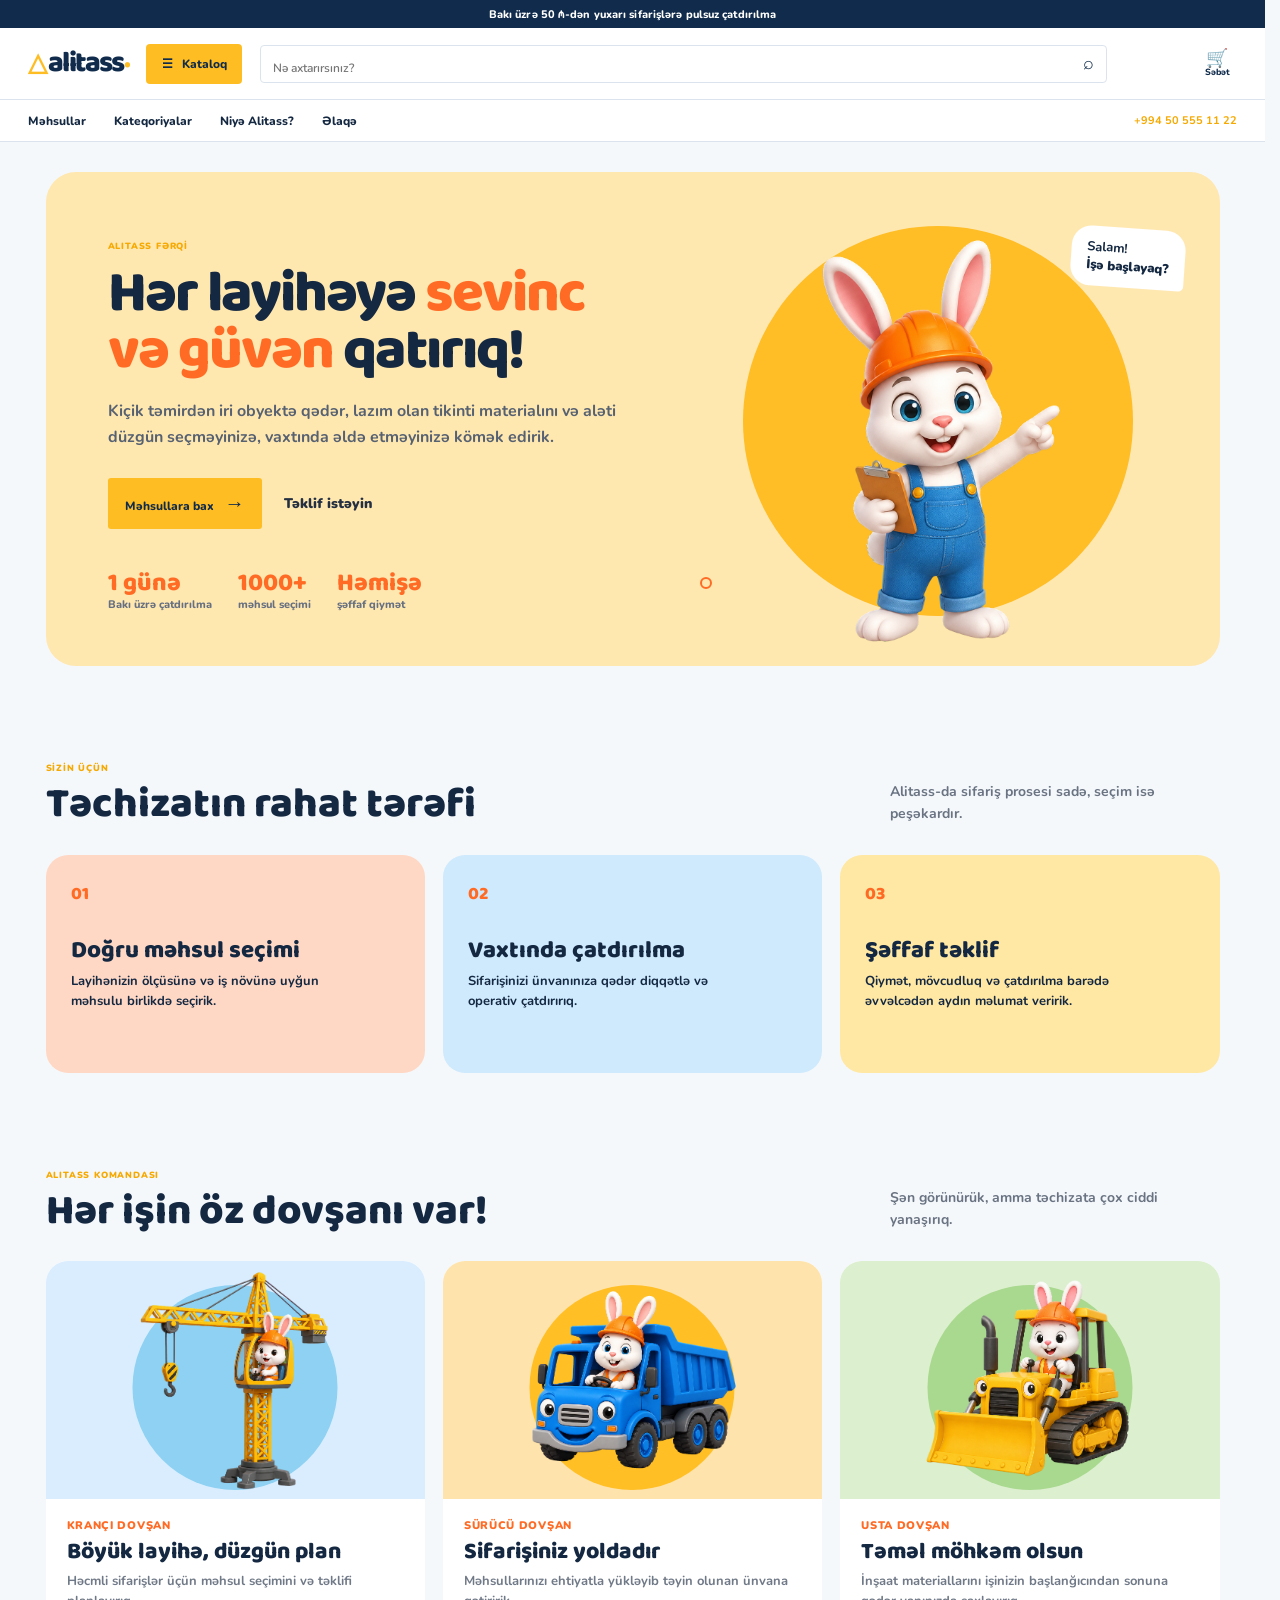
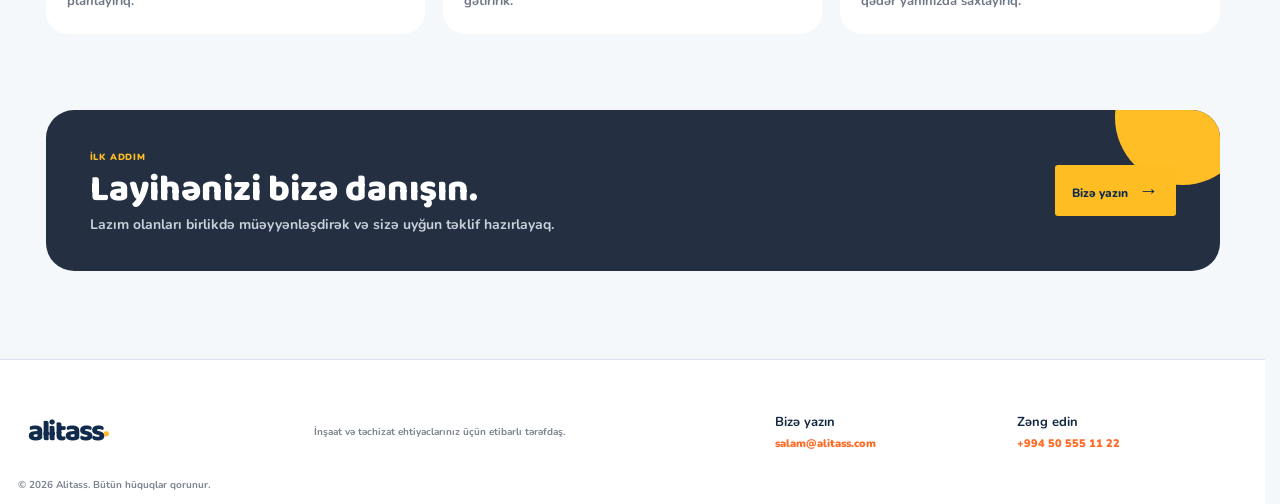
<file: why-alitass.html>
<!doctype html>
<html lang="az">
<head>
  <meta charset="utf-8">
  <meta name="viewport" content="width=device-width, initial-scale=1">
  <link rel="icon" href="favicon.ico?v=1" sizes="any">
  <link rel="icon" type="image/png" href="favicon-32.png?v=1" sizes="32x32">
  <link rel="apple-touch-icon" href="apple-touch-icon.png?v=1">
  <title>Niyə Alitass? — Alitass</title>
  <meta name="description" content="Alitass tikinti və təchizat layihələriniz üçün etibarlı, çevik və şəffaf tərəfdaşınızdır.">
  <link rel="stylesheet" href="style.css?v=18">
  <link rel="stylesheet" href="pages.css?v=5">
</head>
<body>
  <div class="topline">Bakı üzrə 50 ₼-dən yuxarı sifarişlərə pulsuz çatdırılma</div>

  <header>
    <a class="logo" href="index.html" aria-label="Alitass ana səhifə">alita<span>ss</span><i>•</i></a>
    <a class="catalog-button" href="categories.html">☰ &nbsp; Kataloq</a>
    <label class="search"><input placeholder="Nə axtarırsınız?" aria-label="Məhsul axtarışı"><button type="button" aria-label="Axtar">⌕</button></label>
    <div class="head-actions"><a href="cart.html">🛒<small>Səbət</small></a></div>
  </header>

  <nav aria-label="Əsas naviqasiya">
    <a href="products.html">Məhsullar</a>
    <a href="categories.html">Kateqoriyalar</a>
    <a class="is-active" href="why-alitass.html" aria-current="page">Niyə Alitass?</a>
    <a href="contact.html">Əlaqə</a>
    <b>+994 50 555 11 22</b>
  </nav>

  <main class="why-page">
    <section class="why-page-hero" aria-labelledby="why-page-title">
      <div class="why-page-copy">
        <span class="eyebrow">ALITASS FƏRQİ</span>
        <h1 id="why-page-title">Hər layihəyə <em>sevinc və güvən</em> qatırıq!</h1>
        <p>Kiçik təmirdən iri obyektə qədər, lazım olan tikinti materialını və aləti düzgün seçməyinizə, vaxtında əldə etməyinizə kömək edirik.</p>
        <div class="why-page-actions">
          <a class="primary" href="products.html">Məhsullara bax <span>→</span></a>
          <a class="why-page-link" href="contact.html">Təklif istəyin</a>
        </div>
        <ul class="why-page-points" aria-label="Alitass üstünlükləri">
          <li><strong>1 günə</strong><span>Bakı üzrə çatdırılma</span></li>
          <li><strong>1000+</strong><span>məhsul seçimi</span></li>
          <li><strong>Həmişə</strong><span>şəffaf qiymət</span></li>
        </ul>
      </div>

      <div class="why-page-hero-art">
        <span class="why-page-art-sun" aria-hidden="true"></span>
        <span class="why-page-art-dot dot-one" aria-hidden="true"></span>
        <span class="why-page-art-dot dot-two" aria-hidden="true"></span>
        <img src="assets/why/worker.png" alt="Tikinti geyimində, əlində drel olan Alitass dovşanı">
        <div class="why-page-speech">Salam!<br><strong>İşə başlayaq?</strong></div>
      </div>
    </section>

    <section class="why-page-reasons" aria-labelledby="reasons-title">
      <div class="why-page-section-head">
        <div>
          <span class="eyebrow">SİZİN ÜÇÜN</span>
          <h2 id="reasons-title">Təchizatın rahat tərəfi</h2>
        </div>
        <p>Alitass-da sifariş prosesi sadə, seçim isə peşəkardır.</p>
      </div>

      <div class="why-page-benefits">
        <article class="why-page-benefit orange-benefit">
          <span class="why-page-benefit-number">01</span>
          <h3>Doğru məhsul seçimi</h3>
          <p>Layihənizin ölçüsünə və iş növünə uyğun məhsulu birlikdə seçirik.</p>
        </article>
        <article class="why-page-benefit blue-benefit">
          <span class="why-page-benefit-number">02</span>
          <h3>Vaxtında çatdırılma</h3>
          <p>Sifarişinizi ünvanınıza qədər diqqətlə və operativ çatdırırıq.</p>
        </article>
        <article class="why-page-benefit yellow-benefit">
          <span class="why-page-benefit-number">03</span>
          <h3>Şəffaf təklif</h3>
          <p>Qiymət, mövcudluq və çatdırılma barədə əvvəlcədən aydın məlumat veririk.</p>
        </article>
      </div>
    </section>

    <section class="why-page-crew" aria-labelledby="crew-title">
      <div class="why-page-section-head why-page-crew-head">
        <div>
          <span class="eyebrow">ALITASS KOMANDASI</span>
          <h2 id="crew-title">Hər işin öz dovşanı var!</h2>
        </div>
        <p>Şən görünürük, amma təchizata çox ciddi yanaşırıq.</p>
      </div>

      <div class="why-page-crew-grid">
        <article class="why-page-crew-card crane-card">
          <div class="why-page-crew-photo"><img src="assets/why/crane.png" alt="Kran idarə edən Alitass dovşanı"></div>
          <div class="why-page-crew-copy"><span>Krançı dovşan</span><h3>Böyük layihə, düzgün plan</h3><p>Həcmli sifarişlər üçün məhsul seçimini və təklifi planlayırıq.</p></div>
        </article>
        <article class="why-page-crew-card truck-card">
          <div class="why-page-crew-photo"><img src="assets/why/truck.png" alt="Yük maşını sürən Alitass dovşanı"></div>
          <div class="why-page-crew-copy"><span>Sürücü dovşan</span><h3>Sifarişiniz yoldadır</h3><p>Məhsullarınızı ehtiyatla yükləyib təyin olunan ünvana gətiririk.</p></div>
        </article>
        <article class="why-page-crew-card bulldozer-card">
          <div class="why-page-crew-photo"><img src="assets/why/bulldozer.png" alt="Buldozer idarə edən Alitass dovşanı"></div>
          <div class="why-page-crew-copy"><span>Usta dovşan</span><h3>Təməl möhkəm olsun</h3><p>İnşaat materiallarını işinizin başlanğıcından sonuna qədər yanınızda saxlayırıq.</p></div>
        </article>
      </div>
    </section>

    <section class="why-page-cta" aria-labelledby="why-page-cta-title">
      <div>
        <span class="eyebrow">İLK ADDIM</span>
        <h2 id="why-page-cta-title">Layihənizi bizə danışın.</h2>
        <p>Lazım olanları birlikdə müəyyənləşdirək və sizə uyğun təklif hazırlayaq.</p>
      </div>
      <a class="primary" href="contact.html">Bizə yazın <span>→</span></a>
    </section>
  </main>

  <footer>
    <div class="footer-logo">alita<span>ss</span><i>•</i></div>
    <p>İnşaat və təchizat ehtiyaclarınız üçün etibarlı tərəfdaş.</p>
    <div><b>Bizə yazın</b><a href="mailto:salam@alitass.com">salam@alitass.com</a></div>
    <div><b>Zəng edin</b><a href="tel:+994505551122">+994 50 555 11 22</a></div>
    <small>© 2026 Alitass. Bütün hüquqlar qorunur.</small>
  </footer>
<script src="nav.js?v=1"></script></body>
</html>
</file>
<file: style.css>
@import url('https://fonts.googleapis.com/css2?family=Baloo+2:wght@500;600;700;800&family=Nunito:wght@500;600;700;800&display=swap');
.product-svg{width:76px;height:76px;color:#243042}.line-icon{font-family:Arial,sans-serif}
.product-photo{width:100%;height:100%;object-fit:cover;display:block;mix-blend-mode:multiply}
.category{overflow:hidden;position:relative}.category-photo{width:68px;height:68px;max-width:68px;max-height:68px;object-fit:contain;mix-blend-mode:multiply;margin:0 0 10px;align-self:flex-start;flex:0 0 68px}.products{overflow:hidden}.product-art{overflow:hidden}.product-photo{object-fit:contain;padding:14px}
.why{max-width:1210px;margin:30px auto 70px;border-radius:30px;padding:40px 55px;gap:45px}.why-art{height:240px;border-width:10px;font-size:120px}.why h2{font-size:40px}.why p{font-size:14px}.features{margin-top:20px}.why-art span{font-size:30px}
.why-art{background:#fff8ea}.why-art img{height:215px;max-width:82%;object-fit:contain;position:relative;z-index:1}.why-art span{z-index:2}
.why-art{height:240px!important;min-height:240px;max-height:240px;overflow:hidden}.why-art img{height:205px;width:auto;max-width:82%;flex:none}
:root{--orange:#ff6b24;--dark:#243042;--cream:#fff9ef;--blue:#4c78e8}*{box-sizing:border-box}html{scroll-behavior:smooth}body{margin:0;color:var(--dark);background:var(--cream);font-family:Nunito,sans-serif}.topline{background:#243042;color:#fff;text-align:center;padding:9px;font-size:13px;font-weight:800}header,nav,.section,.hero,footer{max-width:1210px;margin:auto}header{height:90px;display:flex;align-items:center;gap:24px;padding:0 18px}.logo,.footer-logo{font-family:'Baloo 2';font-size:37px;font-weight:800;letter-spacing:-2px;color:var(--orange);text-decoration:none}.logo span,.footer-logo span{color:var(--dark)}.logo i,.footer-logo i{font-style:normal;color:#ffbf25}.catalog-button,.primary{background:var(--orange);border:0;color:#fff;border-radius:13px;font:800 15px Nunito;padding:14px 18px;cursor:pointer}.search{display:flex;flex:1;background:#f4f0e7;border-radius:13px;overflow:hidden}.search input{border:0;background:transparent;padding:14px 16px;outline:0;flex:1;font:600 14px Nunito}.search button{border:0;background:transparent;font-size:24px;padding:0 16px;color:var(--orange)}.head-actions{display:flex;gap:20px}.head-actions a{color:var(--dark);text-decoration:none;text-align:center;font-size:20px}.head-actions small{display:block;font-size:10px;font-weight:800}nav{border-top:1px solid #eee5d8;padding:14px 18px;display:flex;gap:28px;font-size:14px;font-weight:800}nav a{color:var(--dark);text-decoration:none}nav b{margin-left:auto;color:var(--orange)}.hero{margin-top:15px;border-radius:30px;min-height:480px;background:#ffe7b0;overflow:hidden;display:grid;grid-template-columns:1.05fr .95fr;position:relative}.hero-copy{padding:68px 20px 50px 70px;z-index:2}.eyebrow{font-size:12px;font-weight:900;letter-spacing:1.2px;color:var(--orange)}h1,h2{font-family:'Baloo 2';line-height:.98;margin:12px 0 18px;font-weight:800}h1{font-size:67px;letter-spacing:-2px}h1 em{color:var(--orange);font-style:normal}h2{font-size:42px}.hero p,.why p{max-width:465px;font-size:16px;line-height:1.65;font-weight:600}.hero-buttons{display:flex;align-items:center;gap:20px;margin-top:28px}.primary{text-decoration:none;display:inline-block}.primary span{font-size:20px;margin-left:8px}.plain{font-weight:900;color:var(--dark);text-decoration:none}.promise{display:flex;gap:18px;font-size:12px;font-weight:900;margin-top:38px}.promise span{background:#fff4d8;padding:7px 10px;border-radius:10px}.hero-art{position:relative;overflow:hidden}.sun{background:#ffbd26;width:390px;height:390px;border-radius:50%;position:absolute;top:58px;left:35px}.hero-art img{position:absolute;width:450px;mix-blend-mode:multiply;left:20px;top:0;z-index:1}.bubble{position:absolute;right:30px;top:67px;background:#fff;padding:13px 18px;border-radius:20px 20px 4px 20px;font-size:14px;z-index:2;transform:rotate(4deg)}.tool-card{position:absolute;z-index:3;border-radius:15px;padding:14px;font-size:25px;box-shadow:0 8px 0 rgba(36,48,66,.09)}.drill{background:#82d2f2;left:0;bottom:70px;transform:rotate(-11deg)}.bolt{background:#ff965e;right:28px;bottom:38px;transform:rotate(10deg)}.scribble{position:absolute;color:#ff6b24;font-size:28px;z-index:2}.one{right:45px;top:170px}.two{left:35px;top:55px}.section{padding:92px 18px 0}.section-heading{display:flex;justify-content:space-between;align-items:end;margin-bottom:28px}.section-heading h2{font-size:39px;margin:8px 0 0}.section-heading>a{font-size:14px;font-weight:900;color:var(--orange)}.categories{display:grid;grid-template-columns:repeat(5,1fr);gap:16px}.category{min-height:172px;border-radius:22px;padding:19px;text-decoration:none;color:var(--dark);display:flex;flex-direction:column;transition:.2s}.category:hover,.product:hover{transform:translateY(-5px)}.category span{font-size:39px;margin-bottom:auto}.category b{font:800 18px 'Baloo 2'}.category small{font-size:12px;font-weight:700;opacity:.65}.orange{background:#ffd3be}.blue{background:#cdeaff}.yellow{background:#ffe8a4}.green{background:#d6efc5}.pink{background:#f8d2e3}.products-section{padding-bottom:90px}.arrows button{border:0;background:#fff;border-radius:50%;width:42px;height:42px;font-size:18px;margin-left:7px}.products{display:grid;grid-template-columns:repeat(4,1fr);gap:18px}.product{background:#fff;border-radius:20px;overflow:hidden;transition:.2s}.product-art{height:185px;display:grid;place-items:center;font-size:91px}.product-info{padding:14px 16px 18px}.product-info small{color:#89909a;font-weight:800}.product-info h3{margin:5px 0 9px;font:800 18px 'Baloo 2'}.product-bottom{display:flex;justify-content:space-between;align-items:center;font-weight:900}.product-bottom button{border:0;background:var(--dark);color:#fff;width:34px;height:34px;border-radius:11px;font-size:20px;cursor:pointer}.why{max-width:none;background:#29364a;color:#fff;display:grid;grid-template-columns:1fr 1fr;gap:70px;padding:66px max(6vw,25px);align-items:center}.why h2{font-size:51px}.why p{color:#d3d9e1}.why .eyebrow{color:#ffbd26}.why-art{height:360px;border:14px solid #ff6b24;border-radius:40px;background:#ffdc72;display:grid;place-items:center;font-size:190px;position:relative}.why-art span{position:absolute;font-size:45px}.why-art span:first-child{top:20px;left:30px}.why-art span:last-child{right:25px;bottom:20px}.features{display:flex;gap:18px;margin-top:30px}.features div{display:grid;grid-template-columns:32px 1fr;column-gap:8px;font-size:24px}.features b,.features small{font-size:13px}.features small{grid-column:2;color:#c2c9d4}footer{min-height:190px;display:grid;grid-template-columns:1.2fr 2fr 1fr 1fr;gap:22px;align-items:center;padding:32px 18px;position:relative}footer p,footer small{font-size:13px;font-weight:700;color:#7c8490}footer div b,footer div a{display:block}footer div a{color:var(--orange);font-weight:900;text-decoration:none;margin-top:5px}footer small{position:absolute;bottom:12px;left:18px}.toast{position:fixed;bottom:25px;right:25px;background:var(--dark);color:#fff;border-radius:14px;padding:15px 20px;font-weight:800;transform:translateY(100px);transition:.3s;z-index:5}.toast.show{transform:translateY(0)}
@media(max-width:760px){header{height:auto;flex-wrap:wrap;padding:15px}.catalog-button{order:3}.search{order:4;flex-basis:100%}.head-actions{margin-left:auto}nav{overflow:auto;gap:17px;white-space:nowrap}nav b{display:none}.hero{margin:0;border-radius:0;grid-template-columns:1fr}.hero-copy{padding:48px 28px;min-height:480px}.hero-art{height:340px}.hero-art img{width:355px;left:calc(50% - 177px);top:-25px}.sun{width:320px;height:320px;left:calc(50% - 160px)}h1{font-size:51px}h2,.section-heading h2{font-size:34px}.categories,.products{grid-template-columns:repeat(2,1fr)}.category{min-height:145px}.section{padding-top:65px}.why{grid-template-columns:1fr;padding:60px 25px;gap:30px}.why-art{height:260px;font-size:130px}.features{flex-direction:column}footer{grid-template-columns:1fr 1fr;padding-bottom:55px}.footer-logo,footer p{grid-column:span 2}}
.catalog-button{text-decoration:none!important}

/* Kataloqdan gələn şəkillər: şəkil yoxdursa eyni SVG ikon göstərilir. */
.product-art{position:relative;isolation:isolate}.product-art .product-photo{height:100%;left:0;mix-blend-mode:multiply;object-fit:contain;padding:14px;position:absolute;top:0;width:100%}.image-fallback{align-items:center;color:var(--dark);display:grid;justify-items:center}.image-fallback[hidden]{display:none!important}.product-art .product-fallback{height:100%;width:100%}.product-description{color:#707987;display:-webkit-box;font-size:12px;font-weight:700;line-height:1.45;margin:0 0 11px;min-height:0;overflow:hidden;-webkit-box-orient:vertical;-webkit-line-clamp:2}.catalog-empty{color:#707987;font-weight:800;grid-column:1/-1;margin:8px 0}.category-media{align-items:center;display:grid;flex:0 0 68px!important;height:68px!important;margin:0 0 10px!important;overflow:hidden;width:68px!important}.category-media .category-photo{height:68px;margin:0;max-height:none;max-width:none;mix-blend-mode:multiply;object-fit:contain;padding:0;width:68px}.category-media .category-fallback{height:68px;width:68px}.category-media .product-svg{height:43px;width:43px}.category-row-media{align-items:center;background:#f6f1e8;border-radius:13px;display:grid;flex:0 0 64px;height:64px;justify-items:center;overflow:hidden;width:64px}.category-row-photo{height:64px;mix-blend-mode:multiply;object-fit:contain;width:64px}.category-row-fallback{height:64px;width:64px}.category-row-fallback .product-svg{height:37px;width:37px}

/* Eyni başlıq ölçüsü: bütün səhifələrdə sabit qalır. */
html{overflow-y:scroll}
.topline{height:32px;padding:0 18px;display:flex;align-items:center;justify-content:center;overflow:hidden;text-overflow:ellipsis;white-space:nowrap}
@media(min-width:761px){
  header{height:90px;display:grid;grid-template-columns:100px 96px minmax(0,1fr) 112px;column-gap:18px;padding:0 18px}
  .logo{width:100px;line-height:1;white-space:nowrap}
  .catalog-button{width:96px;height:40px;padding:0;display:flex;align-items:center;justify-content:center;white-space:nowrap}
  .search{height:44px;min-width:0}
  .search input{min-width:0;height:44px}
  .head-actions{width:112px;align-items:center;justify-content:flex-end;gap:20px}
  .head-actions a{width:40px;flex:0 0 40px;line-height:1.1}
  nav{height:48px;padding:0 18px;align-items:center;overflow:hidden;white-space:nowrap}
}
@media(max-width:760px){
  .topline{height:32px;min-height:32px;padding:0 12px;font-size:11px}
  .head-actions{min-width:84px;justify-content:flex-end}
}
.hero-art .sun{z-index:0}
.hero-art img{mix-blend-mode:normal!important;z-index:1!important}

/* Mobile layout pass: keep every public view readable without horizontal overflow. */
@media (max-width:760px){
 html,body{max-width:100%;overflow-x:hidden}
 header{width:100%;max-width:none;min-width:0;gap:10px;padding:12px 15px}
 .logo{font-size:32px;letter-spacing:-1.7px}
 .catalog-button{flex:0 0 auto;font-size:13px;padding:11px 12px;border-radius:11px}
 .head-actions{min-width:40px;gap:8px}
 .head-actions a{font-size:18px}
 nav{width:100%;max-width:none;padding:0 15px;min-height:44px;gap:20px;font-size:12px;-webkit-overflow-scrolling:touch;scrollbar-width:none}
 nav::-webkit-scrollbar{display:none}
 .hero-copy{min-height:0;padding:42px 22px 34px}
 .hero-copy h1{font-size:clamp(42px,12vw,56px)}
 .hero p{font-size:14px}
 .hero-buttons{flex-wrap:wrap;gap:12px;margin-top:22px}
 .promise{flex-wrap:wrap;gap:8px;margin-top:25px}
 .hero-art{height:310px}
 .hero-art img{width:min(355px,100%);left:50%;transform:translateX(-50%);top:-18px}
 .sun{width:min(300px,86vw);height:min(300px,86vw);left:50%;transform:translateX(-50%);top:20px}
 .bubble{right:12px;top:32px;font-size:11px;padding:9px 11px}
 .tool-card{font-size:20px;padding:10px;bottom:42px}
 .drill{left:10px}.bolt{right:12px}
 .section{padding:58px 15px 0}
 .section-heading{align-items:flex-start;gap:12px;margin-bottom:20px}
 .section-heading h2{font-size:32px}
 .section-heading>a{font-size:12px;white-space:nowrap;padding-top:8px}
 .categories,.products{grid-template-columns:repeat(2,minmax(0,1fr));gap:10px}
 .category{min-height:140px;padding:14px;border-radius:17px}
 .category b{font-size:15px;line-height:1.05}
 .category small{font-size:10px}
 .product{border-radius:15px}
 .product-art{height:145px}
 .product-info{padding:11px 11px 13px}
 .product-info h3{font-size:15px;line-height:1.05}
 .product-info small{font-size:10px}
 .product-description{font-size:10px}
 .product-bottom{font-size:13px}
 .product-bottom button{width:30px;height:30px;border-radius:9px}
 .products-section{padding-bottom:55px}
 .why{padding:48px 18px;gap:25px;margin:0;border-radius:0}
 .why h2{font-size:38px}
 .why p{font-size:13px}
 .why-art{height:245px!important;min-height:245px;max-height:245px}
 footer{grid-template-columns:1fr 1fr;gap:18px;padding:35px 15px 52px}
 footer p{font-size:11px}
}
@media (max-width:420px){
 .categories,.products{grid-template-columns:1fr}
 .category{min-height:125px}
 .product-art{height:180px}
 .section-heading{display:block}
 .section-heading>a{display:inline-block;margin-top:9px}
}

/* Alitass industrial catalog system — dense B2B reference layout */
:root{
 --navy:#102b4b;--navy-2:#173b63;--ink:#142842;--muted:#6d7b8c;--line:#dbe4ee;
 --surface:#fff;--page:#f5f8fb;--gold:#ffbd24;--gold-2:#f6a900;--radius:5px;
}
html{background:var(--page);scrollbar-gutter:stable}
body{background:var(--page);color:var(--ink);font-family:Nunito,Arial,sans-serif;font-size:13px}
.topline{height:28px;background:var(--navy);padding:0 18px;font-size:11px;letter-spacing:.1px}
header,nav,.section,.hero,footer{max-width:1440px}
header{height:72px;padding:0 28px;background:#fff;gap:18px;border-bottom:1px solid var(--line)}
.logo,.footer-logo{font-size:29px;letter-spacing:-1.8px;color:var(--navy);width:112px}
.logo:before{content:'△';color:var(--gold);font-family:Arial;font-size:25px;margin-right:3px}
.logo span,.footer-logo span{color:var(--navy)}.logo i,.footer-logo i{color:var(--gold);font-size:22px}
.catalog-button{background:var(--gold);color:var(--navy);border-radius:4px;font-size:12px;padding:11px 14px}
.search{height:38px;border:1px solid var(--line);background:#fff;border-radius:4px}
.search input{font-size:12px;padding:10px 12px}.search button{font-size:18px;padding:0 12px;color:var(--navy)}
.head-actions{gap:16px}.head-actions a{font-size:18px;color:var(--navy)}.head-actions small{font-size:9px}
nav{height:42px;background:#fff;border-top:0;border-bottom:1px solid var(--line);padding:0 28px;gap:28px;font-size:12px;align-items:center}
nav a{color:var(--ink)}nav b{color:var(--gold-2);font-size:11px}
.hero{margin-top:0;border-radius:0;min-height:365px;display:block;background:#163454 url('assets/industrial-hero.png') center/cover no-repeat;position:relative;isolation:isolate}
.hero:after{content:"";position:absolute;inset:0;background:linear-gradient(90deg,rgba(9,30,54,.96) 0%,rgba(13,42,72,.85) 38%,rgba(13,42,72,.1) 75%);z-index:-0}
.hero-copy{position:relative;padding:62px 34px 42px 55px;max-width:680px;min-height:365px;color:#fff;z-index:1}
.hero-copy .eyebrow{color:var(--gold);font-size:10px}.hero-copy h1{font-family:Nunito,Arial,sans-serif;font-size:42px;line-height:1.05;letter-spacing:-1px;margin:12px 0 14px}.hero-copy h1 em{color:var(--gold)}.hero-copy p{font-size:14px;line-height:1.45;max-width:440px;color:#e8eef5}.hero-buttons{gap:10px;margin-top:22px}.primary{background:var(--gold);color:var(--navy);border-radius:3px;font-size:12px;padding:12px 17px}.plain{border:1px solid rgba(255,255,255,.55);border-radius:3px;color:#fff;padding:11px 16px;font-size:12px}.promise{gap:9px;margin-top:22px;font-size:10px}.promise span{background:rgba(255,255,255,.12);border:1px solid rgba(255,255,255,.22);padding:6px 9px;border-radius:3px}
.hero-art{display:none}
.trust-strip{max-width:1440px;margin:0 auto;display:grid;grid-template-columns:repeat(4,1fr);background:#fff;border-bottom:1px solid var(--line);padding:14px 28px;gap:10px}.trust-strip>div{display:flex;align-items:center;gap:10px;border-right:1px solid var(--line);padding:0 18px}.trust-strip>div:last-child{border-right:0}.trust-strip strong{color:var(--gold-2);font-size:22px}.trust-strip b,.trust-strip small{display:block}.trust-strip b{font-size:11px}.trust-strip small{color:var(--muted);font-size:9px;margin-top:2px}
.section{padding:34px 28px 0}.section-heading{margin-bottom:15px}.section-heading h2{font-family:Nunito,Arial,sans-serif;font-size:20px;letter-spacing:-.3px;margin:4px 0}.eyebrow{font-size:9px;letter-spacing:.8px;color:var(--gold-2)}.section-heading>a{color:var(--gold-2);font-size:10px}.categories{grid-template-columns:repeat(5,1fr);gap:8px}.category{min-height:100px;border:1px solid var(--line);border-radius:4px;padding:11px;background:#fff!important}.category:hover,.product:hover{transform:none;box-shadow:0 5px 16px rgba(16,43,75,.08)}.category b{font-family:Nunito;font-size:11px}.category small{font-size:9px}.category span{font-size:22px}.category-media{flex-basis:42px!important;width:42px!important;height:42px!important}.category-media .category-photo,.category-media .category-fallback{width:42px!important;height:42px!important}.products-section{padding-bottom:45px}.products{grid-template-columns:repeat(5,1fr);gap:8px}.product{border:1px solid var(--line);border-radius:4px;box-shadow:none}.product-art{height:126px;background:#f2f6fa}.product-info{padding:10px 11px 11px}.product-info small{font-size:9px}.product-info h3{font-family:Nunito;font-size:11px;line-height:1.2;margin:4px 0 8px}.product-description{font-size:9px}.product-bottom{font-size:11px}.product-bottom button{width:auto;height:25px;padding:0 9px;border-radius:3px;font-size:10px;background:var(--navy)}
.why{max-width:1440px;margin:0;padding:48px 55px;background:var(--navy);border-radius:0;gap:48px}.why-art{height:240px!important;border:0;border-radius:4px;background:#20466e}.why-art img{height:220px}.why h2{font-family:Nunito;font-size:31px;margin:8px 0 14px}.why p{font-size:12px;line-height:1.5}.features{gap:17px;margin-top:20px}.features div{grid-template-columns:20px 1fr;font-size:16px}.features b,.features small{font-size:10px}.features small{grid-column:2}
footer{min-height:145px;background:#fff;padding:28px;grid-template-columns:1.2fr 2fr 1fr 1fr;border-top:1px solid var(--line)}footer p,footer small{font-size:10px}footer div a{font-size:11px}
@media(max-width:900px){header{padding:0 16px}.hero-copy{padding-left:30px}.trust-strip{padding:12px 16px}.trust-strip>div{padding:0 9px}.section{padding-left:16px;padding-right:16px}.categories{grid-template-columns:repeat(3,1fr)}.products{grid-template-columns:repeat(3,1fr)}}
@media(max-width:760px){header{height:auto;padding:11px 15px;gap:10px}.logo{width:auto;font-size:27px}.catalog-button{order:0;padding:10px;font-size:11px}.head-actions{min-width:40px}.search{order:4;flex-basis:100%;height:38px}nav{height:40px;padding:0 15px;gap:19px;font-size:11px}.hero{min-height:410px}.hero-copy{padding:46px 22px 34px;min-height:410px}.hero-copy h1{font-size:34px}.hero-copy p{font-size:12px}.trust-strip{grid-template-columns:1fr 1fr;gap:12px;padding:13px 15px}.trust-strip>div{border-right:0;padding:0}.section{padding:29px 15px 0}.section-heading h2{font-size:18px}.categories,.products{grid-template-columns:repeat(2,minmax(0,1fr));gap:7px}.category{min-height:96px;padding:10px}.product-art{height:132px}.why{padding:34px 20px;gap:25px}.why-art{height:185px!important}.why h2{font-size:28px}footer{grid-template-columns:1fr 1fr;padding:25px 15px 40px}.footer-logo,footer p{grid-column:span 2}}
@media(max-width:420px){.categories,.products{grid-template-columns:1fr}.trust-strip{grid-template-columns:1fr}.hero-copy h1{font-size:31px}.hero-copy{padding-top:39px}.products .product-art{height:155px}}
</file>
<file: admin.css>
@import url('https://fonts.googleapis.com/css2?family=Baloo+2:wght@600;700;800&family=Nunito:wght@500;600;700;800;900&display=swap');

:root{
  --orange:#ff6b24;
  --orange-dark:#e95312;
  --orange-soft:#fff0e8;
  --navy:#243042;
  --navy-deep:#1b2638;
  --ink:#273243;
  --muted:#768090;
  --line:#eee9e1;
  --cream:#fffaf2;
  --canvas:#f6f4f0;
  --white:#fff;
  --blue:#4b9ed0;
  --blue-soft:#e5f3fc;
  --yellow:#ffbf25;
  --yellow-soft:#fff4cc;
  --red:#d94848;
  --shadow:0 16px 40px rgba(36,48,66,.08);
}

*{box-sizing:border-box}
html{min-height:100%;background:var(--canvas)}
body{min-height:100%;margin:0;background:var(--canvas);color:var(--ink);font-family:Nunito,Arial,sans-serif}
button,input,textarea,select{font:inherit}
button{cursor:pointer}
[hidden]{display:none!important}
.sr-only{position:absolute;width:1px;height:1px;padding:0;margin:-1px;overflow:hidden;clip:rect(0,0,0,0);white-space:nowrap;border:0}

/* Shared controls */
.brand{align-items:baseline;color:var(--orange);display:inline-flex;font:800 35px/1 'Baloo 2',sans-serif;letter-spacing:-2.2px;text-decoration:none;white-space:nowrap}
.brand b{color:var(--navy);font-weight:800}.brand i{color:var(--yellow);font-size:21px;font-style:normal;letter-spacing:0;margin-left:1px}
.panel-eyebrow,.intro-kicker{color:var(--orange);display:block;font-size:10px;font-weight:900;letter-spacing:1.2px;line-height:1.1}
.icon-button{align-items:center;background:transparent;border:0;border-radius:10px;color:var(--navy);display:inline-flex;height:40px;justify-content:center;padding:0;transition:background .18s,color .18s,transform .18s;width:40px}
.icon-button:hover{background:#f1eee8;color:var(--orange)}.icon-button:active{transform:scale(.94)}
.icon-button svg,.button svg,.side-icon svg,.site-link svg,.logout-link svg{fill:none;stroke:currentColor;stroke-linecap:round;stroke-linejoin:round;stroke-width:1.9}
.icon-button svg{height:20px;width:20px}
.button{align-items:center;border:0;border-radius:12px;display:inline-flex;font-size:13px;font-weight:900;gap:8px;justify-content:center;line-height:1;padding:14px 17px;text-decoration:none;transition:transform .18s,box-shadow .18s,background .18s}
.button:hover{transform:translateY(-1px)}.button:active{transform:translateY(0)}.button svg{height:17px;width:17px}.button-primary{background:var(--orange);box-shadow:0 8px 16px rgba(255,107,36,.2);color:#fff}.button-primary:hover{background:var(--orange-dark);box-shadow:0 10px 19px rgba(255,107,36,.28)}
.button-dark{background:var(--navy);color:#fff}.button-dark:hover{background:var(--navy-deep);box-shadow:0 10px 20px rgba(36,48,66,.2)}.button-ghost{background:#f4f1ec;color:#4b5665}.button-ghost:hover{background:#eae5dd}.button-danger{background:var(--red);color:#fff}.button-danger:hover{background:#c83838}.button-full{width:100%}
.text-button{background:transparent;border:0;color:var(--orange);font-size:12px;font-weight:900;padding:6px 0}.text-button:hover{text-decoration:underline}.text-button span{font-size:17px;line-height:0;margin-left:3px}

/* Boot state */
.admin-loading{align-items:center;background:var(--cream);color:var(--navy);display:flex;flex-direction:column;font-size:14px;font-weight:900;gap:12px;inset:0;justify-content:center;position:fixed;z-index:50}.loader-rabbit{animation:adminHop .85s ease-in-out infinite alternate;font-size:37px}@keyframes adminHop{to{transform:translateY(-10px) rotate(-4deg)}}

/* Login */
.login-view{background:var(--cream);display:grid;grid-template-columns:minmax(420px,1.08fr) minmax(440px,.92fr);min-height:100vh}.login-intro{background:var(--navy);color:#fff;display:flex;flex-direction:column;min-height:100vh;overflow:hidden;padding:42px clamp(38px,7vw,110px);position:relative}.login-intro:after{background:radial-gradient(circle,#ffffff2e 1.2px,transparent 1.7px);background-size:23px 23px;content:"";height:250px;opacity:.28;position:absolute;right:-38px;top:-38px;width:250px}.login-intro>.brand{position:relative;z-index:1}.login-intro>.brand b{color:#fff}.intro-copy{margin-top:clamp(70px,15vh,175px);position:relative;z-index:1}.intro-kicker{color:var(--yellow);font-size:11px}.intro-copy h1{font:800 clamp(43px,4.1vw,68px)/.97 'Baloo 2',sans-serif;letter-spacing:-2.2px;margin:12px 0 17px}.intro-copy h1 em{color:var(--orange);font-style:normal}.intro-copy p{color:#cdd5df;font-size:16px;font-weight:700;line-height:1.7;margin:0;max-width:415px}.login-illustration{bottom:31px;height:285px;left:clamp(30px,6vw,95px);position:absolute;right:40px;z-index:1}.illustration-sun{background:var(--yellow);border-radius:50%;bottom:-70px;height:275px;position:absolute;right:5%;width:275px}.rabbit-worker{bottom:3px;filter:drop-shadow(0 14px 8px #1420333b);font-size:150px;line-height:1;position:absolute;right:calc(5% + 37px);transform:rotate(-5deg);z-index:2}.rabbit-worker small{bottom:11px;font-size:39px;position:absolute;right:-16px;transform:rotate(-19deg)}.illustration-card{align-items:center;background:#fff;border-radius:14px;box-shadow:0 15px 26px #111d2e36;color:var(--navy);display:flex;font-size:24px;font-weight:900;gap:8px;padding:10px 13px;position:absolute;z-index:3}.illustration-card span{font-size:11px}.card-one{left:4%;top:63px;transform:rotate(-7deg)}.card-two{bottom:25px;left:26%;transform:rotate(6deg)}.intro-foot{bottom:24px;color:#93a0b1;font-size:11px;font-weight:800;margin:0;position:absolute;z-index:1}
.login-panel{align-items:center;background:var(--cream);display:flex;justify-content:center;padding:34px}.mobile-brand{display:none}.login-card{max-width:405px;width:100%}.login-card h2{font:800 40px/.98 'Baloo 2',sans-serif;letter-spacing:-1.2px;margin:9px 0 10px}.login-card>p:not(.login-help){color:var(--muted);font-size:14px;font-weight:700;margin:0 0 32px}.login-card form{display:grid;gap:19px}.login-card label,.field{display:grid;gap:7px}.login-card label>span:first-child,.field>span:first-child{color:#4f5a68;font-size:12px;font-weight:900}.login-card input,.field input,.field textarea{background:#fff;border:1px solid #e7dfd4;border-radius:11px;color:var(--ink);font-size:14px;font-weight:700;min-width:0;outline:none;padding:13px 14px;transition:border-color .18s,box-shadow .18s}.login-card input:focus,.field input:focus,.field textarea:focus{border-color:var(--orange);box-shadow:0 0 0 4px rgba(255,107,36,.1)}.password-input{position:relative}.password-input input{padding-right:50px;width:100%}.password-toggle{position:absolute;right:3px;top:4px}.form-error{background:#fff0ef;border-radius:9px;color:#b72f2f;font-size:12px;font-weight:800;line-height:1.35;margin:0;padding:10px 12px}.login-help{color:#8c95a1;font-size:11px;font-weight:700;line-height:1.6;margin:23px 0 0}.login-card .button{margin-top:3px}

/* Application shell */
.admin-app{display:grid;grid-template-columns:250px minmax(0,1fr);min-height:100vh}.sidebar{background:#fff;border-right:1px solid var(--line);display:flex;flex-direction:column;min-height:100vh;padding:28px 17px 22px;position:sticky;top:0}.sidebar-top{align-items:center;display:flex;justify-content:space-between;padding:0 12px}.sidebar-close{display:none}.sidebar-label{color:#9ba3ad;font-size:10px;font-weight:900;letter-spacing:1px;margin:41px 12px 10px}.side-nav{display:grid;gap:4px}.side-link{align-items:center;background:transparent;border:0;border-radius:11px;color:#526071;display:flex;font-size:13px;font-weight:900;gap:12px;padding:12px;text-align:left;transition:background .18s,color .18s;width:100%}.side-link:hover{background:#f8f5f0;color:var(--navy)}.side-link.active{background:var(--orange-soft);color:var(--orange)}.side-icon{align-items:center;display:grid;height:20px;place-items:center;width:20px}.side-icon svg{height:19px;width:19px}.nav-count{align-items:center;background:#f0ede8;border-radius:20px;color:#788190;display:inline-flex;font-size:10px;height:20px;justify-content:center;margin-left:auto;min-width:22px;padding:0 6px}.side-link.active .nav-count{background:#ffd9c9;color:var(--orange)}.sidebar-bottom{border-top:1px solid var(--line);display:grid;gap:4px;margin-top:auto;padding:16px 7px 0}.site-link,.logout-link{align-items:center;background:transparent;border:0;color:#637080;display:flex;font:800 12px Nunito,sans-serif;gap:10px;padding:9px 5px;text-align:left;text-decoration:none}.site-link:hover{color:var(--orange)}.logout-link:hover{color:var(--red)}.site-link svg,.logout-link svg{height:18px;width:18px}
.workspace{min-width:0}.workspace-header{align-items:center;background:#fff;border-bottom:1px solid var(--line);display:flex;height:76px;justify-content:space-between;padding:0 clamp(24px,4.3vw,66px);position:sticky;top:0;z-index:10}.breadcrumb{align-items:center;color:#9aa1ab;display:flex;font-size:12px;font-weight:800;gap:8px}.breadcrumb i{color:#d1d0cb;font-size:15px;font-style:normal}.breadcrumb b{color:var(--navy)}.header-actions{align-items:center;display:flex;gap:11px}.sync-status{align-items:center;color:#7d8794;display:inline-flex;font-size:11px;font-weight:800;gap:6px}.sync-status i{background:#64bf70;border-radius:50%;display:block;height:7px;width:7px}.sync-status.loading i{animation:statusPulse .8s infinite;background:var(--yellow)}@keyframes statusPulse{50%{opacity:.28;transform:scale(.65)}}.refresh-button{height:35px;width:35px}.refresh-button svg{height:18px;width:18px}.refresh-button.loading svg{animation:refreshSpin .65s linear infinite}@keyframes refreshSpin{to{transform:rotate(360deg)}}.account-chip{align-items:center;border-left:1px solid var(--line);display:flex;font-size:11px;font-weight:900;gap:8px;margin-left:4px;padding-left:16px}.account-chip span{align-items:center;background:var(--navy);border-radius:50%;color:#fff;display:inline-flex;font-size:9px;height:28px;justify-content:center;width:28px}.menu-toggle{display:none}
.workspace-content{margin:0 auto;max-width:1460px;padding:42px clamp(24px,4.3vw,66px) 70px}.view{animation:viewIn .22s ease both}@keyframes viewIn{from{opacity:.35;transform:translateY(5px)}to{opacity:1;transform:none}}.page-heading{align-items:flex-end;display:flex;gap:20px;justify-content:space-between;margin-bottom:29px}.page-heading h1{font:800 clamp(38px,3.1vw,48px)/.98 'Baloo 2',sans-serif;letter-spacing:-1.8px;margin:8px 0 9px}.page-heading h1 em{color:var(--orange);font-style:normal}.page-heading h1 span{font-family:Nunito;font-size:.66em}.page-heading p{color:var(--muted);font-size:13px;font-weight:700;margin:0}.page-heading>.button{margin-bottom:2px;white-space:nowrap}
.stat-grid{display:grid;gap:16px;grid-template-columns:repeat(3,minmax(0,1fr));margin-bottom:27px}.stat-card{align-items:center;background:#fff;border:1px solid #f0ece6;border-radius:18px;display:flex;gap:15px;min-height:133px;overflow:hidden;padding:20px;position:relative}.stat-card:after{border-radius:50%;content:"";height:115px;opacity:.5;position:absolute;right:-45px;top:-45px;width:115px}.stat-icon{align-items:center;border-radius:14px;display:grid;flex:0 0 52px;height:52px;place-items:center;position:relative;z-index:1}.stat-icon svg{fill:none;stroke:currentColor;stroke-linecap:round;stroke-linejoin:round;stroke-width:1.8;height:25px;width:25px}.stat-card span,.stat-card strong,.stat-card small{display:block;position:relative;z-index:1}.stat-card span{color:#667283;font-size:12px;font-weight:900}.stat-card strong{color:var(--navy);font:800 37px/.98 'Baloo 2',sans-serif;letter-spacing:-1px;margin:3px 0}.stat-card small{color:#8c95a1;font-size:10px;font-weight:800}.orange-stat .stat-icon{background:var(--orange-soft);color:var(--orange)}.orange-stat:after{background:#ffdfd0}.blue-stat .stat-icon{background:var(--blue-soft);color:var(--blue)}.blue-stat:after{background:#d9f0fc}.yellow-stat .stat-icon{background:var(--yellow-soft);color:#c88900}.yellow-stat:after{background:#ffedab}
.dashboard-grid{display:grid;gap:18px;grid-template-columns:minmax(0,1.3fr) minmax(285px,.7fr)}.panel{background:#fff;border:1px solid #f0ece6;border-radius:18px;min-width:0}.panel-header{align-items:flex-start;display:flex;justify-content:space-between;padding:22px 22px 14px}.panel-header h2,.quick-panel h2{font:800 25px/.98 'Baloo 2',sans-serif;letter-spacing:-.7px;margin:0}.panel-header p{color:#89929e;font-size:11px;font-weight:700;margin:5px 0 0}.mini-message-list{padding:0 14px 13px}.mini-message{align-items:center;border-top:1px solid #f2efeb;display:grid;gap:10px;grid-template-columns:37px minmax(0,1fr) auto;padding:13px 8px}.message-avatar{align-items:center;background:var(--blue-soft);border-radius:11px;color:#3d88b5;display:flex;font-size:11px;font-weight:900;height:37px;justify-content:center;width:37px}.mini-message:nth-child(3n+2) .message-avatar{background:#fff0e8;color:var(--orange)}.mini-message:nth-child(3n) .message-avatar{background:#fff4cc;color:#be8500}.mini-message b,.mini-message small{display:block;overflow:hidden;text-overflow:ellipsis;white-space:nowrap}.mini-message b{font-size:12px}.mini-message small{color:#85909c;font-size:10px;font-weight:700;margin-top:2px}.mini-message time{color:#949ca6;font-size:10px;font-weight:800}.mini-message-empty{color:#8c95a1;font-size:12px;font-weight:800;padding:29px 8px;text-align:center}.quick-panel{align-items:center;background:#ffe7b0;display:flex;gap:12px;min-height:241px;overflow:hidden;padding:21px;position:relative}.quick-panel:after{background:#ffbd26;border-radius:50%;content:"";height:205px;left:-108px;position:absolute;top:-62px;width:205px}.quick-panel>div:last-child{position:relative;z-index:2}.quick-panel h2{font-size:24px;margin-top:7px}.quick-panel p{color:#6e6452;font-size:11px;font-weight:700;line-height:1.55;margin:8px 0 16px}.quick-panel .button{font-size:11px;padding:11px 13px}.quick-rabbit{font-size:74px;left:17px;position:absolute;top:71px;transform:rotate(-5deg);z-index:1}.quick-rabbit span{bottom:-1px;font-size:27px;position:absolute;right:-15px}

/* Catalog */
.catalog-panel{overflow:hidden}.table-toolbar{align-items:center;border-bottom:1px solid #f1eeea;display:flex;gap:11px;padding:17px}.search-field{align-items:center;background:#f7f5f1;border-radius:10px;color:#8a939f;display:flex;gap:8px;height:39px;padding:0 11px;width:min(300px,100%)}.search-field svg{fill:none;stroke:currentColor;stroke-linecap:round;stroke-width:2;height:16px;width:16px}.search-field input{background:transparent;border:0;color:var(--ink);font-size:12px;font-weight:700;min-width:0;outline:0;width:100%}.search-field input::placeholder{color:#a2a8b1}.select-field{height:39px;position:relative}.select-field:after{border:solid #768090;border-width:0 1.5px 1.5px 0;content:"";height:5px;pointer-events:none;position:absolute;right:13px;top:15px;transform:rotate(45deg);width:5px}.select-field select{appearance:none;background:#fff;border:1px solid #e9e4dc;border-radius:10px;color:#667182;font-size:12px;font-weight:800;height:39px;outline:0;padding:0 32px 0 11px}.select-field select:focus{border-color:var(--orange)}.table-count{color:#7f8894;font-size:11px;font-weight:800;margin-left:auto;white-space:nowrap}.table-scroll{overflow:auto}.admin-table{border-collapse:collapse;min-width:700px;width:100%}.admin-table th{background:#fbfaf8;color:#98a0a9;font-size:10px;font-weight:900;letter-spacing:.55px;padding:12px 18px;text-align:left}.admin-table td{border-top:1px solid #f2efeb;color:#566172;font-size:12px;font-weight:800;padding:13px 18px;vertical-align:middle}.admin-table tbody tr{transition:background .15s}.admin-table tbody tr:hover{background:#fffdf9}.product-cell{align-items:center;color:var(--navy);display:flex;gap:11px;min-width:205px}.product-icon{align-items:center;background:var(--product-bg,#e8f0ff);border-radius:10px;display:flex;font-size:25px;height:40px;justify-content:center;overflow:hidden;width:40px}.product-icon img{height:100%;object-fit:contain;width:100%}.product-cell b{display:block;font-size:12px;max-width:215px;overflow:hidden;text-overflow:ellipsis;white-space:nowrap}.product-cell small{color:#9099a4;display:block;font-size:10px;font-weight:700;margin-top:2px}.category-badge{background:#f3f4f5;border-radius:20px;color:#647081;display:inline-block;font-size:10px;font-weight:900;padding:5px 9px;white-space:nowrap}.price-value{color:var(--navy);font-size:13px;font-weight:900}.date-value{color:#8d96a1;font-size:11px}.row-actions{display:flex;gap:5px;justify-content:flex-end}.row-action{align-items:center;background:#f8f6f3;border:0;border-radius:8px;color:#657182;display:inline-flex;height:31px;justify-content:center;padding:0;transition:background .18s,color .18s;width:31px}.row-action:hover{background:var(--orange-soft);color:var(--orange)}.row-action.delete:hover{background:#ffebeb;color:var(--red)}.row-action svg{fill:none;stroke:currentColor;stroke-linecap:round;stroke-linejoin:round;stroke-width:1.9;height:15px;width:15px}.empty-state{align-items:center;color:#728092;display:flex;flex-direction:column;min-height:270px;justify-content:center;padding:30px;text-align:center}.empty-state>span{font-size:44px}.empty-state h3{color:var(--navy);font:800 23px/.98 'Baloo 2',sans-serif;margin:13px 0 6px}.empty-state p{font-size:12px;font-weight:700;margin:0 0 11px}

/* Categories */
.categories-panel{overflow:hidden}.category-toolbar{align-items:center;border-bottom:1px solid #f1eeea;display:flex;gap:11px;padding:17px}.category-grid{display:grid;gap:15px;grid-template-columns:repeat(auto-fill,minmax(235px,1fr));padding:18px}.category-card{background:#fff;border:1px solid #eee9e1;border-radius:15px;display:grid;grid-template-rows:132px minmax(0,1fr);overflow:hidden;transition:box-shadow .18s,transform .18s}.category-card:hover{box-shadow:0 12px 25px rgba(36,48,66,.09);transform:translateY(-2px)}.category-card-media{align-items:center;background:var(--category-bg,#e8f0ff);display:flex;justify-content:center;overflow:hidden;padding:12px}.category-card-media>span{font-size:47px}.category-card-media img{height:100%;object-fit:contain;width:100%}.category-card-body{display:grid;gap:9px;padding:14px 14px 15px}.category-card-heading{align-items:flex-start;display:flex;gap:10px;justify-content:space-between}.category-card-heading>div:first-child{min-width:0}.category-card h2{color:var(--navy);font:800 20px/.98 'Baloo 2',sans-serif;margin:0;overflow:hidden;text-overflow:ellipsis;white-space:nowrap}.category-card-heading span{color:#8b95a1;display:block;font-size:10px;font-weight:900;margin-top:5px}.category-card .row-actions{flex:0 0 auto}.category-card p{color:#74808d;font-size:11px;font-weight:700;line-height:1.45;margin:0;min-height:32px}

/* Messages */
.message-total{background:var(--orange-soft);border-radius:20px;color:var(--orange);font-size:11px;font-weight:900;margin-bottom:4px;padding:8px 12px;white-space:nowrap}.messages-layout{align-items:start;display:grid;gap:18px;grid-template-columns:minmax(310px,.88fr) minmax(360px,1.12fr)}.messages-panel{overflow:hidden}.message-toolbar{border-bottom:1px solid #f1eeea;padding:17px}.message-toolbar .search-field{width:100%}.message-list{max-height:590px;overflow:auto}.message-row{background:#fff;border:0;border-bottom:1px solid #f2efeb;cursor:pointer;display:grid;gap:10px;grid-template-columns:41px minmax(0,1fr) auto;padding:15px 17px;text-align:left;transition:background .16s}.message-row:hover{background:#fffaf4}.message-row.active{background:var(--orange-soft);box-shadow:inset 3px 0 var(--orange)}.message-row-avatar{align-items:center;background:#e5f3fc;border-radius:12px;color:#3d8abb;display:flex;font-size:12px;font-weight:900;height:41px;justify-content:center;width:41px}.message-row:nth-child(3n+2) .message-row-avatar{background:#fff1e8;color:var(--orange)}.message-row:nth-child(3n) .message-row-avatar{background:#fff5d1;color:#c98b00}.message-row-main{min-width:0}.message-row-top{align-items:center;display:flex;gap:7px;justify-content:space-between}.message-row b{color:var(--navy);font-size:12px;overflow:hidden;text-overflow:ellipsis;white-space:nowrap}.message-row time{color:#929aa4;flex:0 0 auto;font-size:9px;font-weight:800}.message-row p{color:#788391;font-size:11px;font-weight:700;margin:4px 0 0;overflow:hidden;text-overflow:ellipsis;white-space:nowrap}.message-row .attachment-pin{align-self:center;color:var(--orange);font-size:15px}.message-detail{background:#fff;border:1px solid #f0ece6;border-radius:18px;min-height:408px;overflow:hidden}.detail-placeholder{align-items:center;color:#84909d;display:flex;flex-direction:column;justify-content:center;min-height:408px;padding:36px;text-align:center}.detail-placeholder>span{font-size:52px}.detail-placeholder h2{color:var(--navy);font:800 27px/.98 'Baloo 2',sans-serif;margin:15px 0 7px}.detail-placeholder p{font-size:12px;font-weight:700;line-height:1.6;margin:0;max-width:210px}.message-detail-head{align-items:flex-start;border-bottom:1px solid #f1eeea;display:flex;gap:12px;justify-content:space-between;padding:22px}.message-person{align-items:center;display:flex;gap:11px;min-width:0}.message-detail-avatar{align-items:center;background:var(--orange-soft);border-radius:12px;color:var(--orange);display:flex;flex:0 0 43px;font-size:13px;font-weight:900;height:43px;justify-content:center}.message-person h2{font:800 22px/.98 'Baloo 2',sans-serif;margin:0;overflow:hidden;text-overflow:ellipsis;white-space:nowrap}.message-person p{color:#89929e;font-size:10px;font-weight:800;margin:4px 0 0}.message-delete{color:#89939f}.message-delete:hover{background:#ffebeb;color:var(--red)}.message-detail-body{display:grid;gap:21px;padding:22px}.contact-meta{display:flex;flex-wrap:wrap;gap:9px}.contact-meta a,.contact-meta span{align-items:center;background:#f7f5f1;border-radius:8px;color:#526071;display:inline-flex;font-size:11px;font-weight:800;gap:6px;padding:8px 10px;text-decoration:none}.contact-meta a:hover{background:var(--orange-soft);color:var(--orange)}.contact-meta svg,.attachment-link svg{fill:none;stroke:currentColor;stroke-linecap:round;stroke-linejoin:round;stroke-width:1.8;height:14px;width:14px}.message-copy{color:#4d5968;font-size:13px;font-weight:700;line-height:1.7;white-space:pre-wrap}.attachment-block{background:#fff9f3;border:1px dashed #ffb18b;border-radius:12px;padding:12px}.attachment-block small{color:#888f99;display:block;font-size:10px;font-weight:900;margin-bottom:8px}.attachment-link{align-items:center;color:var(--orange);display:flex;font-size:12px;font-weight:900;gap:8px;text-decoration:none}.attachment-link:hover{text-decoration:underline}.attachment-link svg{height:18px;width:18px}.message-detail-foot{border-top:1px solid #f1eeea;color:#9098a3;font-size:10px;font-weight:800;padding:12px 22px}

/* Modals */
dialog.modal{background:#fff;border:0;border-radius:20px;box-shadow:0 28px 80px rgba(28,37,51,.25);color:var(--ink);max-height:calc(100dvh - 28px);max-width:calc(100vw - 28px);overflow:auto;padding:0;width:min(660px,100%)}dialog.modal::backdrop{background:rgba(26,35,50,.43);backdrop-filter:blur(2px)}.modal form{margin:0}.modal-header{align-items:flex-start;border-bottom:1px solid #f0ece6;display:flex;justify-content:space-between;padding:24px 25px 19px}.modal-header h2,.confirm-modal h2{font:800 29px/.98 'Baloo 2',sans-serif;letter-spacing:-.8px;margin:8px 0 0}.modal-close{margin:-5px -5px 0 0}.modal-form-grid{display:grid;gap:15px;grid-template-columns:1fr 1fr;padding:22px 25px}.field b{color:var(--orange)}.field>span:first-child small{color:#9099a4;font-size:10px;font-weight:800}.field textarea{height:94px;resize:vertical}.field-full{grid-column:1/-1}.color-field{align-items:center;background:#fff;border:1px solid #e7dfd4;border-radius:11px;display:flex;height:46px;overflow:hidden}.color-field input{border:0;border-radius:0;cursor:pointer;height:46px;padding:3px;width:52px}.color-field output{color:#77808c;font-size:11px;font-weight:900;letter-spacing:.5px;padding-left:5px}.media-picker{align-items:center;background:#fffaf6;border:1px dashed #ffb38e;border-radius:13px;display:flex;gap:14px;min-height:108px;padding:10px}.media-preview{align-items:center;background:#f6efe6;border-radius:10px;display:flex;flex:0 0 86px;height:86px;justify-content:center;overflow:hidden}.media-preview img{height:100%;object-fit:contain;width:100%}.media-placeholder{font-size:31px}.media-picker-copy{align-self:stretch;display:flex;flex-direction:column;justify-content:center;min-width:0}.media-picker-copy strong{color:var(--navy);display:block;font-size:12px;font-weight:900;overflow:hidden;text-overflow:ellipsis;white-space:nowrap}.media-picker-copy p{color:#84909c;font-size:10px;font-weight:700;line-height:1.45;margin:4px 0 10px}.media-picker-actions{align-items:center;display:flex;gap:11px}.button-small{border-radius:9px;font-size:11px;padding:9px 11px}.media-picker label.button{cursor:pointer}.media-remove{font-size:11px;white-space:nowrap}.product-modal .form-error,.category-modal .form-error{margin:0 25px}.modal-footer{align-items:center;border-top:1px solid #f0ece6;display:flex;gap:9px;justify-content:flex-end;padding:16px 25px}.confirm-modal{width:min(390px,100%)}.confirm-modal form{padding:28px 27px 0;text-align:center}.confirm-icon{align-items:center;background:#ffebeb;border-radius:15px;color:var(--red);display:flex;font:800 25px/1 'Baloo 2',sans-serif;height:50px;justify-content:center;margin:0 auto;width:50px}.confirm-modal h2{margin:15px 0 8px}.confirm-modal p{color:#77818e;font-size:12px;font-weight:700;line-height:1.55;margin:0}.confirm-modal .modal-footer{margin:23px -27px 0}.confirm-modal .button{min-width:91px}

/* Toasts & offline states */
.toast-stack{bottom:20px;display:grid;gap:9px;position:fixed;right:20px;width:min(360px,calc(100vw - 40px));z-index:70}.toast{align-items:flex-start;background:var(--navy);border-radius:13px;box-shadow:0 14px 31px rgba(27,38,56,.22);color:#fff;display:flex;font-size:12px;font-weight:800;gap:10px;line-height:1.45;padding:13px 15px;transform:translateY(12px);animation:toastIn .22s ease forwards}.toast.error{background:#9f3131}.toast.success .toast-symbol{color:var(--yellow)}.toast-symbol{font-size:15px;line-height:1}@keyframes toastIn{to{transform:none}}.toast.leaving{animation:toastOut .2s ease forwards}@keyframes toastOut{to{opacity:0;transform:translateY(10px)}}

/* Responsive */
@media(max-width:1080px){.login-view{grid-template-columns:minmax(340px,.9fr) minmax(420px,1.1fr)}.login-intro{padding-left:45px;padding-right:45px}.intro-copy h1{font-size:49px}.login-illustration{left:39px;right:20px}.rabbit-worker{font-size:124px}.dashboard-grid{grid-template-columns:1fr}.quick-panel{min-height:187px}.quick-rabbit{left:25px;top:45px}.quick-panel>div:last-child{margin-left:155px}.messages-layout{grid-template-columns:minmax(280px,.8fr) minmax(325px,1.2fr)}.workspace-content{padding-left:32px;padding-right:32px}.workspace-header{padding-left:32px;padding-right:32px}}
@media(max-width:850px){.login-view{grid-template-columns:1fr}.login-intro{display:none}.login-panel{min-height:100vh}.mobile-brand{display:inline-flex;left:25px;position:absolute;top:25px}.admin-app{display:block}.sidebar{box-shadow:17px 0 35px rgba(24,34,50,.14);left:0;padding-top:25px;position:fixed;transform:translateX(-100%);transition:transform .22s ease;width:252px;z-index:31}.sidebar.open{transform:translateX(0)}.sidebar-close{display:inline-flex}.sidebar-backdrop{background:rgba(22,31,45,.36);inset:0;opacity:0;pointer-events:none;position:fixed;transition:opacity .22s;z-index:30}.sidebar-backdrop.show{opacity:1;pointer-events:auto}.menu-toggle{display:inline-flex;margin-left:-9px}.workspace-header{padding-left:23px}.breadcrumb{margin-right:auto}.workspace-content{padding-left:23px;padding-right:23px}.messages-layout{grid-template-columns:1fr}.message-list{max-height:340px}.message-detail{min-height:350px}.detail-placeholder{min-height:350px}}
@media(max-width:620px){.login-panel{align-items:flex-start;padding:120px 23px 35px}.login-card h2{font-size:38px}.workspace-header{height:64px;padding:0 15px}.breadcrumb span,.breadcrumb i{display:none}.sync-status{display:none}.account-chip{border:0;margin-left:0;padding-left:0}.account-chip b{display:none}.workspace-content{padding:29px 15px 46px}.page-heading{align-items:flex-start;flex-direction:column;margin-bottom:22px}.page-heading h1{font-size:39px}.page-heading>.button{width:100%}.stat-grid{grid-template-columns:1fr 1fr;gap:10px}.stat-card{gap:10px;min-height:113px;padding:14px}.stat-icon{border-radius:11px;flex-basis:43px;height:43px}.stat-card strong{font-size:31px}.stat-card small{display:none}.yellow-stat{grid-column:1/-1}.dashboard-grid{gap:11px}.panel-header{padding:17px 16px 10px}.panel-header h2{font-size:23px}.mini-message-list{padding:0 9px 8px}.quick-panel{min-height:176px}.quick-panel>div:last-child{margin-left:128px}.quick-rabbit{font-size:62px;left:13px}.quick-panel h2{font-size:21px}.quick-panel p{display:none}.quick-panel .button{margin-top:10px}.table-toolbar,.category-toolbar{align-items:stretch;flex-wrap:wrap;padding:13px}.search-field{width:100%}.select-field{flex:1}.select-field select{width:100%}.table-count{margin-left:auto;padding-top:10px}.category-grid{grid-template-columns:1fr;padding:13px}.message-total{margin:0}.message-toolbar{padding:13px}.message-row{padding:13px}.message-detail-head,.message-detail-body{padding-left:16px;padding-right:16px}.message-detail-foot{padding-left:16px}.modal-header{padding:20px 18px 16px}.modal-header h2,.confirm-modal h2{font-size:26px}.modal-form-grid{gap:14px;grid-template-columns:1fr;padding:18px}.field-full{grid-column:auto}.media-picker{align-items:flex-start}.media-preview{flex-basis:76px;height:76px}.product-modal .form-error,.category-modal .form-error{margin:0 18px}.modal-footer{padding:14px 18px}.modal-footer .button{flex:1}.confirm-modal form{padding-left:20px;padding-right:20px}.confirm-modal .modal-footer{margin-left:-20px;margin-right:-20px}.toast-stack{bottom:12px;right:12px;width:calc(100vw - 24px)}}

.field select{background:#fff;border:1px solid #e7dfd4;border-radius:11px;color:var(--ink);font-size:14px;font-weight:700;min-width:0;outline:none;padding:13px 14px;transition:border-color .18s,box-shadow .18s}.field select:focus{border-color:var(--orange);box-shadow:0 0 0 4px rgba(255,107,36,.1)}

/* The mobile sidebar overlay must not occupy a desktop grid cell. */
.sidebar-backdrop{display:none}
@media(max-width:850px){.sidebar-backdrop{display:block}}
</file>
<file: pages.css>
.page{max-width:1210px;margin:auto;padding:42px 18px 90px}.crumb{font-size:13px;color:#8b919b;font-weight:800}.page-title{font-size:55px;margin:8px 0}.page-title em{color:var(--orange);font-style:normal}.intro{color:#6c7480;font-weight:700;margin-top:-5px}.shop-layout{display:grid;grid-template-columns:220px 1fr;gap:30px;margin-top:35px}.filters{background:#fff;border-radius:18px;padding:22px;height:max-content}.filters b{display:block;margin-bottom:13px}.filters label{display:block;font-size:14px;margin:11px 0;font-weight:700}.filters hr,.summary hr{border:0;border-top:1px solid #eee;margin:20px 0}.price{background:#f6f1e8;padding:10px;border-radius:9px;font-size:13px;font-weight:800;display:flex;justify-content:space-between}.sort{display:flex;justify-content:space-between;margin-bottom:16px}.sort select,.admin-section-title input{border:1px solid #eadfce;background:#fff;border-radius:9px;padding:9px;font:700 13px Nunito}.products.full{grid-template-columns:repeat(3,1fr)}.category-list{display:grid;grid-template-columns:repeat(2,1fr);gap:16px;margin-top:35px}.cat-row{background:#fff;border-radius:18px;padding:17px;display:flex;gap:15px;align-items:center;color:var(--dark);text-decoration:none}.cat-row span{font-size:35px}.cat-row b,.cat-row small{display:block}.cat-row b{font:800 20px 'Baloo 2'}.cat-row small{font-size:12px;color:#7e8793;font-weight:700}.cat-row i{font-style:normal;color:var(--orange);margin-left:auto;font-size:25px}.cart-layout{display:grid;grid-template-columns:1fr 330px;gap:30px;margin-top:35px}.cart-items{display:grid;gap:12px}.cart-item{background:#fff;border-radius:16px;padding:14px;display:flex;align-items:center;gap:16px}.cart-item .icon{width:70px;height:65px;display:grid;place-items:center;background:#e8f0ff;border-radius:13px;font-size:36px}.cart-item h3{margin:0;font:800 18px 'Baloo 2'}.cart-item small{color:#727b87;font-weight:700}.cart-item b{margin-left:auto}.cart-item button{border:0;background:#ffe0d2;color:var(--orange);border-radius:9px;padding:7px;cursor:pointer}.summary{height:max-content;background:#fff;border-radius:18px;padding:22px}.summary h3{font:800 22px 'Baloo 2';margin-top:0}.summary p{display:flex;justify-content:space-between;font-size:14px}.summary h2{font-size:30px}.summary .primary{width:100%}.summary small{display:block;color:#7d8591;font-size:11px;margin-top:13px}.contact{display:grid;grid-template-columns:1fr 1fr;gap:70px}.contact-cards{display:grid;gap:13px;margin-top:38px}.contact-cards div{background:#fff;border-radius:14px;padding:16px;font-size:27px;display:grid;grid-template-columns:45px 1fr}.contact-cards b,.contact-cards small{font-size:14px;align-self:end}.contact-cards small{color:#7d8591;grid-column:2}form{background:#fff;border-radius:20px;padding:28px;display:grid;gap:15px}form label{font-size:13px;font-weight:900}form input,form textarea{display:block;width:100%;border:1px solid #eadfce;border-radius:9px;padding:11px;margin-top:6px;font:600 14px Nunito}form textarea{height:110px;resize:vertical}.admin{display:grid;grid-template-columns:235px 1fr;background:#f6f4ef;min-height:100vh}.admin-nav{background:#fff;padding:28px 21px;display:grid;align-content:start;gap:12px}.admin-nav>b{font-size:11px;color:#98a0ab;margin-top:32px}.admin-nav>a:not(.logo){text-decoration:none;color:var(--dark);padding:11px;border-radius:9px;font-weight:800}.admin-nav>a.active{background:#fff0e9;color:var(--orange)}.admin-main{padding:45px max(4vw,25px)}.admin-head{display:flex;justify-content:space-between;align-items:center}.admin-head h1{font-size:39px}.stats{display:grid;grid-template-columns:repeat(3,1fr);gap:15px;margin:28px 0 44px}.stats div{padding:18px;background:#fff;border-radius:15px}.stats span,.stats b{display:block}.stats span{font-size:12px;color:#7d8591;font-weight:800}.stats b{font:800 32px 'Baloo 2';margin-top:5px}.admin-section-title{display:flex;justify-content:space-between;align-items:center}.admin-section-title h2{font-size:30px}.table-wrap{background:#fff;border-radius:15px;overflow:hidden}table{width:100%;border-collapse:collapse;text-align:left}th,td{padding:15px;border-bottom:1px solid #f0ede8;font-size:14px}th{color:#7d8591;font-size:12px}td button{border:0;background:#fff0e9;color:var(--orange);border-radius:6px;padding:7px;margin-left:4px;font-weight:800;cursor:pointer}#messages{display:grid;gap:10px}.message{background:#fff;border-radius:12px;padding:15px}.message b,.message small{display:block}.message small{color:#818a96;margin-top:4px}dialog{border:0;border-radius:18px;box-shadow:0 20px 50px #0004;width:min(420px,90vw)}dialog form{padding:10px}dialog form>div{display:flex;justify-content:flex-end;gap:8px}dialog button:not(.primary){border:0;background:#eee;border-radius:9px;padding:10px;font:800 13px Nunito}
.product-detail{display:grid;grid-template-columns:minmax(290px,1fr) minmax(300px,1fr);gap:60px;align-items:center;margin-top:35px}.detail-art{min-height:420px;border-radius:28px;display:grid;place-items:center;font-size:210px}.product-detail h2{font-size:37px}.delivery{margin-top:32px;background:#fff;border-radius:14px;padding:15px;line-height:2}.delivery small{color:#7b8490;font-size:12px;margin-left:4px}
.detail-art{overflow:hidden;position:relative}.detail-art .detail-photo{height:100%;left:0;mix-blend-mode:multiply;object-fit:contain;padding:28px;position:absolute;top:0;width:100%}.detail-art .detail-fallback{height:100%;width:100%}.detail-art .detail-fallback .product-svg{height:170px;width:170px}.product-detail-description{line-height:1.65;max-width:540px;white-space:pre-line}.category-list .category-row-media{flex:0 0 64px}.category-list .cat-row{min-height:98px}
@media(max-width:760px){.page-title{font-size:43px}.shop-layout,.cart-layout,.contact,.product-detail{grid-template-columns:1fr}.filters{display:none}.products.full,.category-list{grid-template-columns:repeat(2,1fr)}.contact{gap:20px}.detail-art{min-height:270px;font-size:150px}.admin{grid-template-columns:1fr}.admin-nav{display:flex;gap:8px;align-items:center;overflow:auto}.admin-nav>b{display:none}.admin-nav .logo{margin-right:auto}.admin-main{padding:30px 16px}.stats{grid-template-columns:1fr 1fr}.admin-head{align-items:start;gap:12px}.admin-head .primary{padding:10px}.table-wrap{overflow:auto}}

/* Niyə Alitass? page */
.why-page{max-width:1210px;margin:0 auto;padding:30px 18px 88px}.why-page-hero{min-height:490px;border-radius:30px;background:#ffe7b0;overflow:hidden;display:grid;grid-template-columns:1.04fr .96fr;position:relative}.why-page-copy{padding:64px 40px 54px 62px;position:relative;z-index:1}.why-page-copy h1{max-width:570px;font-size:58px;margin-bottom:18px}.why-page-copy p{max-width:510px;color:#566171;font-size:16px;font-weight:700;line-height:1.65;margin:0}.why-page-actions{display:flex;align-items:center;gap:22px;margin-top:28px}.why-page-link{color:var(--dark);font-size:14px;font-weight:900;text-decoration:none}.why-page-points{display:flex;gap:26px;list-style:none;margin:42px 0 0;padding:0}.why-page-points li{display:grid;gap:1px}.why-page-points strong{font:800 25px 'Baloo 2';color:var(--orange);line-height:1}.why-page-points span{color:#667080;font-size:11px;font-weight:800}.why-page-hero-art{min-height:100%;overflow:hidden;position:relative}.why-page-hero-art img{bottom:0;left:50%;max-height:445px;max-width:100%;object-fit:contain;position:absolute;transform:translateX(-50%);width:470px;z-index:2}.why-page-art-sun{background:#ffbd26;border-radius:50%;height:390px;left:50%;position:absolute;top:54px;transform:translateX(-50%);width:390px}.why-page-art-dot{border:2px solid var(--orange);border-radius:50%;height:12px;position:absolute;width:12px;z-index:3}.dot-one{right:50px;top:75px}.dot-two{bottom:77px;left:44px}.why-page-speech{background:#fff;border-radius:20px 20px 5px 20px;font-size:13px;font-weight:700;padding:12px 16px;position:absolute;right:34px;top:56px;transform:rotate(4deg);z-index:4}.why-page-speech strong{font-weight:900}.why-page-reasons,.why-page-crew{padding-top:92px}.why-page-section-head{align-items:end;display:flex;justify-content:space-between;gap:30px;margin-bottom:29px}.why-page-section-head h2{font-size:42px;margin:8px 0 0}.why-page-section-head p{color:#697382;font-size:14px;font-weight:700;line-height:1.6;margin:0;max-width:330px}.why-page-benefits{display:grid;grid-template-columns:repeat(3,1fr);gap:18px}.why-page-benefit{border-radius:22px;min-height:218px;padding:25px 25px 22px}.why-page-benefit-number{display:block;color:var(--orange);font:800 18px 'Baloo 2';margin-bottom:31px}.why-page-benefit h3{font:800 24px 'Baloo 2';line-height:1.02;margin:0 0 8px}.why-page-benefit p{font-size:13px;font-weight:700;line-height:1.55;margin:0;max-width:290px}.orange-benefit{background:#ffd8c5}.blue-benefit{background:#cfeafd}.yellow-benefit{background:#ffe8a4}.why-page-crew{padding-bottom:76px}.why-page-crew-grid{display:grid;grid-template-columns:repeat(3,1fr);gap:18px}.why-page-crew-card{background:#fff;border-radius:22px;min-width:0;overflow:hidden}.why-page-crew-photo{height:238px;overflow:hidden;position:relative}.why-page-crew-photo:after{border-radius:50%;content:"";height:205px;left:50%;position:absolute;top:24px;transform:translateX(-50%);width:205px}.why-page-crew-photo img{height:100%;object-fit:contain;position:relative;width:100%;z-index:1}.crane-card .why-page-crew-photo{background:#d9edff}.crane-card .why-page-crew-photo:after{background:#8ed1f2}.truck-card .why-page-crew-photo{background:#ffe3ad}.truck-card .why-page-crew-photo:after{background:#ffbf25}.bulldozer-card .why-page-crew-photo{background:#dcefcf}.bulldozer-card .why-page-crew-photo:after{background:#a9d98f}.why-page-crew-copy{padding:19px 21px 23px}.why-page-crew-copy>span{color:var(--orange);display:block;font-size:11px;font-weight:900;letter-spacing:.7px;text-transform:uppercase}.why-page-crew-copy h3{font:800 23px 'Baloo 2';line-height:1.05;margin:7px 0}.why-page-crew-copy p{color:#707987;font-size:13px;font-weight:700;line-height:1.55;margin:0}.why-page-cta{align-items:center;background:var(--dark);border-radius:28px;color:#fff;display:flex;justify-content:space-between;gap:25px;overflow:hidden;padding:37px 44px;position:relative}.why-page-cta:after{background:#ffbd26;border-radius:50%;content:"";height:135px;position:absolute;right:-30px;top:-60px;width:135px}.why-page-cta>div,.why-page-cta>a{position:relative;z-index:1}.why-page-cta .eyebrow{color:#ffbd26}.why-page-cta h2{font-size:37px;margin:7px 0}.why-page-cta p{color:#c9d0db;font-size:14px;font-weight:700;margin:0}.why-page-cta .primary{white-space:nowrap}

@media(max-width:860px){.why-page-hero{grid-template-columns:1fr}.why-page-copy{padding:52px 42px}.why-page-hero-art{height:390px;min-height:0}.why-page-hero-art img{max-height:390px}.why-page-reasons,.why-page-crew{padding-top:68px}.why-page-crew-grid{grid-template-columns:1fr}.why-page-crew-card{display:grid;grid-template-columns:260px 1fr}.why-page-crew-photo{height:100%}.why-page-crew-photo:after{top:50%;transform:translate(-50%,-50%)}}

@media(max-width:600px){.why-page{padding:18px 15px 62px}.why-page-hero{border-radius:23px}.why-page-copy{padding:42px 25px 36px}.why-page-copy h1{font-size:44px}.why-page-copy p{font-size:14px}.why-page-actions{gap:15px}.why-page-points{gap:17px;margin-top:32px}.why-page-points strong{font-size:21px}.why-page-points span{font-size:10px}.why-page-hero-art{height:315px}.why-page-hero-art img{max-height:310px;width:345px}.why-page-art-sun{height:290px;top:30px;width:290px}.why-page-speech{right:20px;top:34px}.dot-one{right:27px;top:64px}.dot-two{bottom:44px;left:25px}.why-page-reasons,.why-page-crew{padding-top:58px}.why-page-section-head{align-items:start;display:block;margin-bottom:21px}.why-page-section-head h2{font-size:34px}.why-page-section-head p{margin-top:12px}.why-page-benefits{grid-template-columns:1fr}.why-page-benefit{min-height:0;padding:22px}.why-page-benefit-number{margin-bottom:18px}.why-page-crew{padding-bottom:58px}.why-page-crew-grid{grid-template-columns:1fr}.why-page-crew-card{display:block}.why-page-crew-photo{height:220px}.why-page-crew-photo:after{top:15px;transform:translateX(-50%)}.why-page-cta{align-items:start;display:block;padding:31px 25px}.why-page-cta h2{font-size:31px}.why-page-cta .primary{margin-top:22px}.why-page-cta:after{height:100px;right:-39px;top:-43px;width:100px}}
/* Əlaqə sorğusu və fayl qoşması */
#requestForm{gap:18px}
.contact-form-heading h2{font-size:30px;margin:7px 0}
.contact-form-heading p{color:#7d8591;font-size:12px;font-weight:700;margin:0}
.required{color:var(--orange)}
.contact-form-grid{display:grid;grid-template-columns:1fr 1fr;gap:14px}
#requestForm .form-field{display:block}
#requestForm .form-field.full{grid-column:1/-1}
#requestForm .form-field small{color:#8a929d;float:right;font-size:11px;font-weight:800}
#requestForm input,#requestForm textarea{transition:border-color .2s,box-shadow .2s}
#requestForm input:focus,#requestForm textarea:focus{border-color:var(--orange);box-shadow:0 0 0 3px #ff6b241a;outline:0}
.attachment-wrap{display:grid;gap:8px}
.file-input{height:1px!important;margin:0!important;opacity:0;overflow:hidden;padding:0!important;position:absolute;width:1px!important}
.attachment-field{align-items:center;background:#fffaf3;border:1px dashed #ffb18b;border-radius:13px;cursor:pointer;display:grid!important;gap:12px;grid-template-columns:38px 1fr auto;margin:0!important;padding:13px 14px}
.attachment-icon{align-items:center;background:#ffe2d3;border-radius:10px;display:flex;font-size:18px;height:38px;justify-content:center;width:38px}
.attachment-field b,.attachment-field small{display:block}
.attachment-field b{font-size:13px}
.attachment-field small{color:#7d8591;font-size:11px;font-weight:700;margin-top:2px}
.file-action{background:var(--orange);border-radius:8px;color:#fff;font-size:12px;font-weight:900;padding:9px 11px;white-space:nowrap}
.attachment-name{color:#7d8591;font-size:11px;font-weight:800;min-height:14px}
.form-note{color:#7d8591;font-size:11px;font-weight:700;line-height:1.45}
.form-honeypot{height:1px!important;left:-9999px;opacity:0;position:absolute!important;width:1px!important}
#requestForm .primary{justify-self:start}
@media(max-width:560px){.contact-form-grid{grid-template-columns:1fr}.attachment-field{grid-template-columns:34px 1fr}.attachment-icon{height:34px;width:34px}.file-action{grid-column:2;justify-self:start}.contact-form-heading h2{font-size:27px}}

/* Public inner pages: phone-first spacing and single-column fallbacks. */
@media(max-width:760px){
 .page{width:100%;max-width:none;overflow:hidden;padding:28px 15px 60px}
 .crumb{font-size:11px}
 .page-title{font-size:42px;line-height:.98;word-break:break-word}
 .intro{font-size:13px;line-height:1.5}
 .shop-layout{display:block;margin-top:24px}
 .filters{display:block;margin-bottom:18px;padding:16px}
 .filters label{display:inline-flex;font-size:12px;margin:5px 8px 5px 0}
 .filters hr{margin:14px 0}
 .products.full{grid-template-columns:repeat(2,minmax(0,1fr));gap:10px}
 .sort{align-items:center;gap:10px;margin-bottom:12px}
 .sort select{max-width:180px}
 .category-list{grid-template-columns:1fr;gap:10px;margin-top:24px}
 .cat-row{gap:11px;min-height:90px;padding:13px}
 .cat-row b{font-size:17px}.cat-row small{font-size:11px;line-height:1.3}
 .cart-layout{display:block;margin-top:24px}
 .cart-items{margin-bottom:18px}.summary{padding:18px}
 .contact{display:block}.contact-cards{margin:24px 0 20px}
 .contact form{padding:18px}
 .product-detail{display:flex;flex-direction:column;align-items:stretch;gap:26px;margin-top:24px}
 .detail-art{height:280px;min-height:280px;font-size:150px}
 .detail-art .detail-photo{padding:18px}
 .product-detail h1.page-title{font-size:42px}
 .product-detail h2{font-size:32px;margin:16px 0}
 .product-detail .primary{width:100%;text-align:center}
 .delivery{font-size:12px;line-height:1.8;margin-top:20px;padding:14px}
}
@media(max-width:420px){
 .products.full{grid-template-columns:1fr}
 .product-art{height:185px}
 .contact-form-grid{grid-template-columns:1fr}
 .category-list .cat-row{min-height:82px}
}

/* Inner catalog views share the same dense white/navy B2B shell. */
.page{max-width:1440px;padding:25px 28px 60px}.crumb{font-size:10px;color:#8796a7;margin:0 0 8px}.page-title{font-family:Nunito,Arial,sans-serif;font-size:30px;letter-spacing:-.5px;margin:5px 0 8px}.page-title em{color:var(--gold-2)}.intro{font-size:12px;color:#68788b}.shop-layout{grid-template-columns:210px 1fr;gap:18px;margin-top:22px}.filters{border:1px solid var(--line);border-radius:4px;padding:15px;box-shadow:none}.filters b{font-size:12px}.filters label{font-size:11px;margin:9px 0}.filters hr{margin:15px 0}.price{font-size:11px}.sort{border:1px solid var(--line);background:#fff;padding:9px 12px;margin-bottom:10px}.sort b{font-size:11px}.sort select{font-size:11px;padding:7px}.products.full{grid-template-columns:repeat(4,1fr);gap:9px}.category-list{grid-template-columns:repeat(3,1fr);gap:10px;margin-top:24px}.cat-row{border:1px solid var(--line);border-radius:4px;padding:11px;gap:10px}.cat-row b{font-size:13px}.cat-row small{font-size:10px}.cart-layout{grid-template-columns:1fr 280px;gap:18px}.cart-item{border:1px solid var(--line);border-radius:4px;padding:11px}.summary{border:1px solid var(--line);border-radius:4px;padding:17px}.contact{gap:30px}.contact-cards div{border:1px solid var(--line);border-radius:4px;padding:14px}.contact form{border:1px solid var(--line);border-radius:4px;padding:22px}.product-detail{grid-template-columns:minmax(360px,1fr) minmax(320px,1fr);gap:28px;margin-top:22px}.detail-art{min-height:360px;border:1px solid var(--line);border-radius:4px}.product-detail h2{font-family:Nunito;font-size:25px}.delivery{border:1px solid var(--line);border-radius:4px;padding:13px}
@media(max-width:900px){.page{padding-left:18px;padding-right:18px}.shop-layout{grid-template-columns:175px 1fr}.products.full{grid-template-columns:repeat(3,1fr)}.category-list{grid-template-columns:repeat(2,1fr)}}
@media(max-width:760px){.page{padding:22px 15px 50px}.page-title{font-size:27px}.shop-layout{display:block}.filters{display:block;margin-bottom:12px}.products.full{grid-template-columns:repeat(2,minmax(0,1fr));gap:8px}.category-list{grid-template-columns:1fr}.cat-row{min-height:78px}.cart-layout{display:block}.summary{margin-top:14px}.contact{display:block}.contact-cards{margin:20px 0}.product-detail{display:flex;flex-direction:column;gap:18px}.detail-art{height:270px;min-height:270px}.product-detail h1.page-title{font-size:29px}}
@media(max-width:420px){.products.full{grid-template-columns:1fr}.sort{display:flex;flex-wrap:wrap;gap:8px}.contact-form-grid{grid-template-columns:1fr}}
</file>
